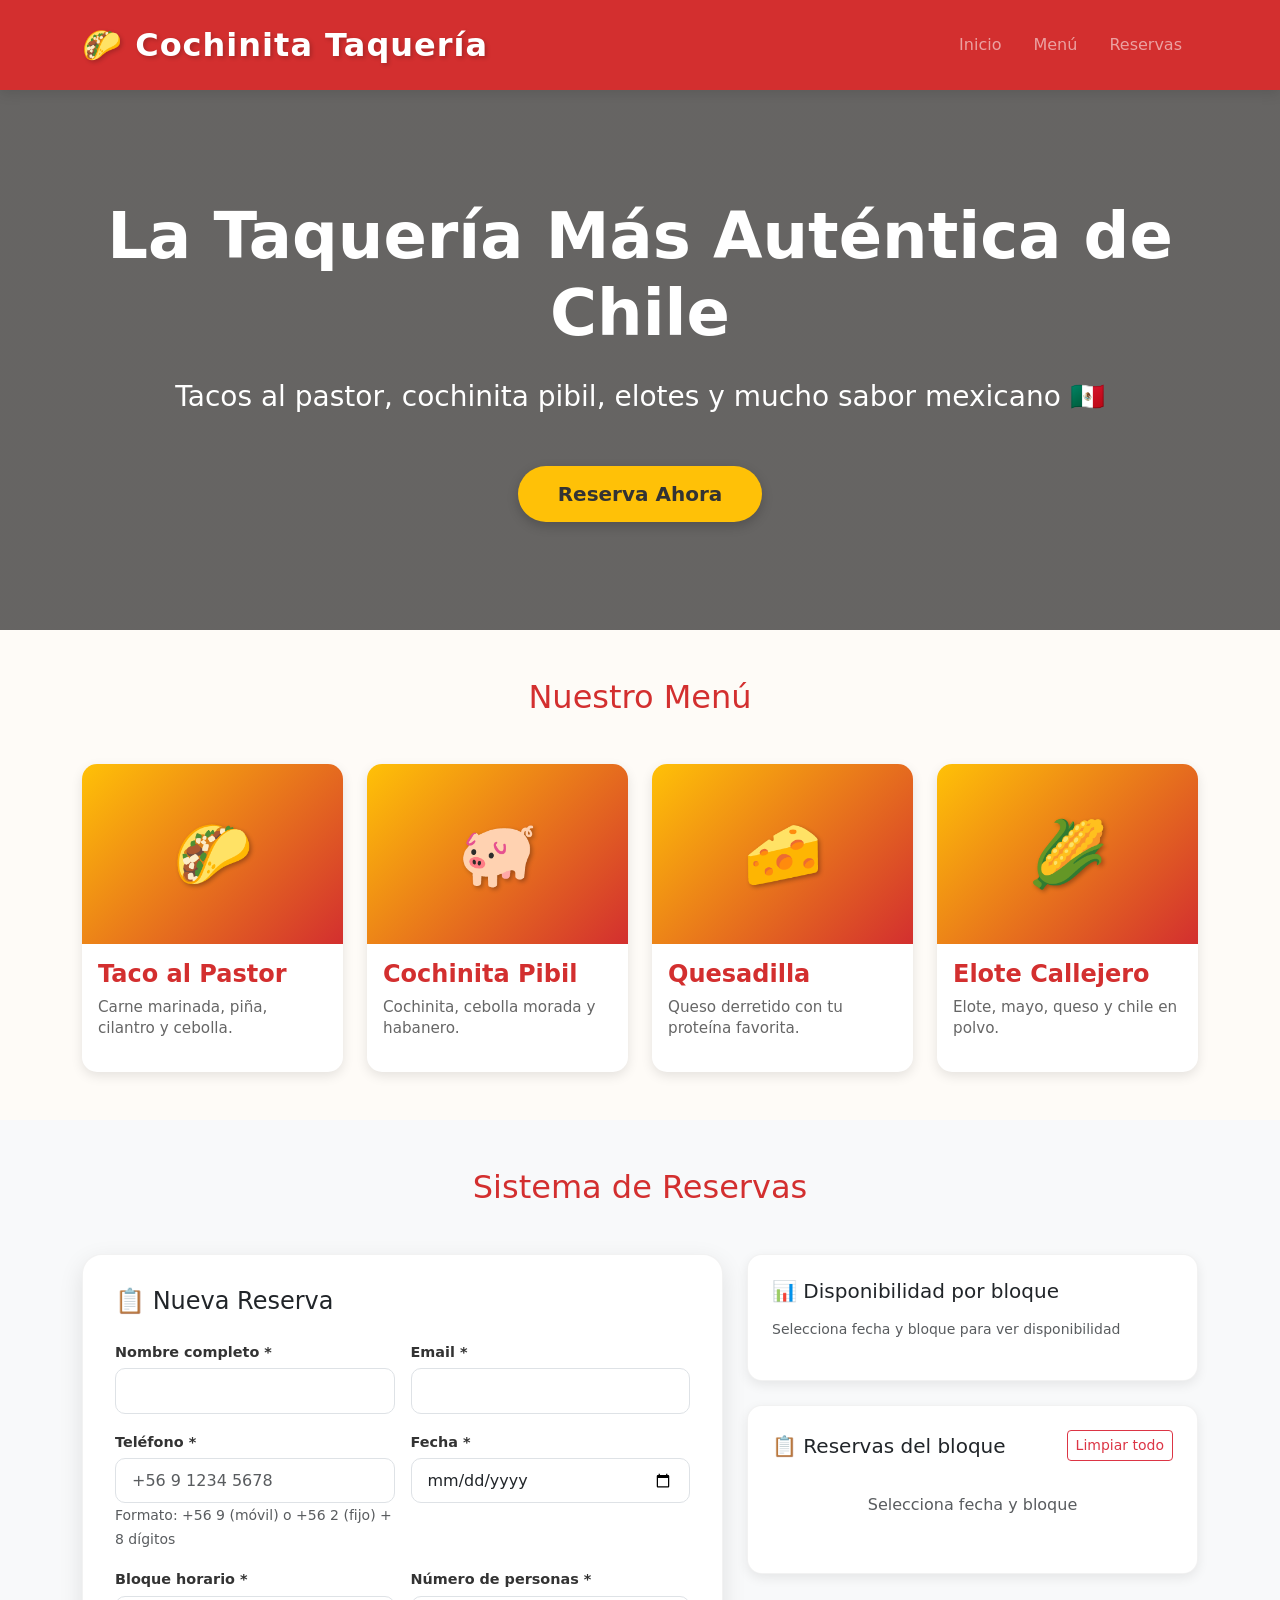
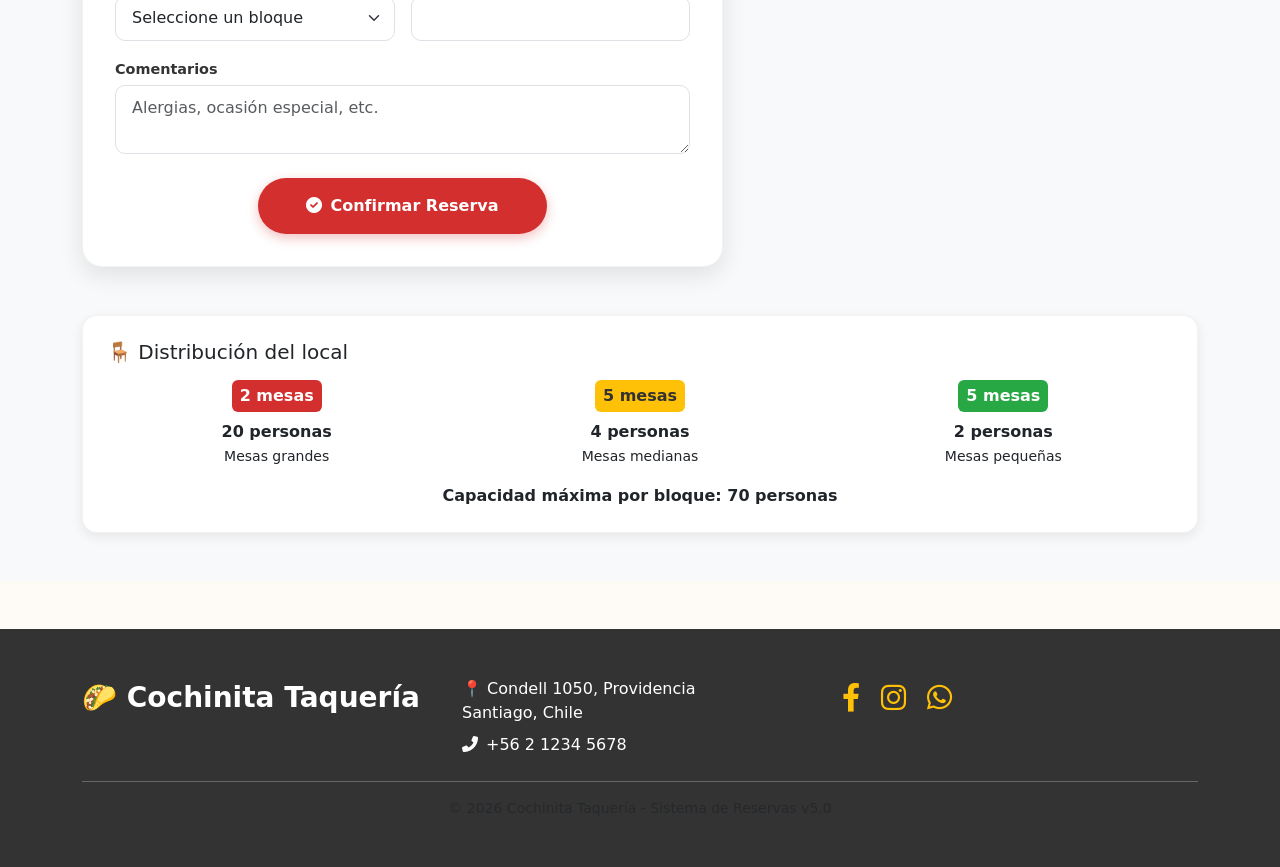
<file: LandingPage/Cochinitav5.0/index.html>
<!DOCTYPE html>
<html lang="es">
<head>
    <meta charset="UTF-8">
    <meta name="viewport" content="width=device-width, initial-scale=1.0">
    <title>Cochinita Taquería | Sistema de Reservas</title>
    
    <!-- Bootstrap 5 CSS -->
    <link href="https://cdn.jsdelivr.net/npm/bootstrap@5.3.2/dist/css/bootstrap.min.css" rel="stylesheet">
    
    <!-- Font Awesome -->
    <link rel="stylesheet" href="https://cdnjs.cloudflare.com/ajax/libs/font-awesome/6.0.0-beta3/css/all.min.css">
    
    <!-- Nuestro CSS personalizado -->
    <link rel="stylesheet" href="css/style.css">
</head>
<body>

    <!-- Header -->
    <nav class="navbar navbar-expand-lg navbar-dark py-3">
        <div class="container">
            <a class="navbar-brand fw-bold fs-2" href="#">🌮 Cochinita Taquería</a>
            <button class="navbar-toggler" type="button" data-bs-toggle="collapse" data-bs-target="#menuNav">
                <span class="navbar-toggler-icon"></span>
            </button>
            <div class="collapse navbar-collapse" id="menuNav">
                <ul class="navbar-nav ms-auto">
                    <li class="nav-item"><a class="nav-link" href="#inicio">Inicio</a></li>
                    <li class="nav-item"><a class="nav-link" href="#menu">Menú</a></li>
                    <li class="nav-item"><a class="nav-link" href="#reservas">Reservas</a></li>
                </ul>
            </div>
        </div>
    </nav>

    <!-- Hero Section -->
    <section id="inicio" class="hero text-white">
        <div class="container text-center">
            <h1 class="display-3 fw-bold mb-4">La Taquería Más Auténtica de Chile</h1>
            <p class="lead fs-3 mb-5">Tacos al pastor, cochinita pibil, elotes y mucho sabor mexicano 🇲🇽</p>
            <a href="#reservas" class="btn btn-custom btn-lg">Reserva Ahora</a>
        </div>
    </section>

    <!-- Menú Section -->
    <section id="menu" class="py-5">
        <div class="container">
            <h2 class="text-center mb-5" style="color: var(--rojo-mexicano);">Nuestro Menú</h2>
            <div class="row g-4">
                <!-- Cards del menú (igual que antes) -->
                <div class="col-sm-6 col-lg-3">
                    <div class="menu-card">
                        <div class="card-image">
                            <div class="image-placeholder">🌮</div>
                        </div>
                        <div class="card-body p-3">
                            <h4>Taco al Pastor</h4>
                            <p>Carne marinada, piña, cilantro y cebolla.</p>
                        </div>
                    </div>
                </div>
                <div class="col-sm-6 col-lg-3">
                    <div class="menu-card">
                        <div class="card-image">
                            <div class="image-placeholder">🐖</div>
                        </div>
                        <div class="card-body p-3">
                            <h4>Cochinita Pibil</h4>
                            <p>Cochinita, cebolla morada y habanero.</p>
                        </div>
                    </div>
                </div>
                <div class="col-sm-6 col-lg-3">
                    <div class="menu-card">
                        <div class="card-image">
                            <div class="image-placeholder">🧀</div>
                        </div>
                        <div class="card-body p-3">
                            <h4>Quesadilla</h4>
                            <p>Queso derretido con tu proteína favorita.</p>
                        </div>
                    </div>
                </div>
                <div class="col-sm-6 col-lg-3">
                    <div class="menu-card">
                        <div class="card-image">
                            <div class="image-placeholder">🌽</div>
                        </div>
                        <div class="card-body p-3">
                            <h4>Elote Callejero</h4>
                            <p>Elote, mayo, queso y chile en polvo.</p>
                        </div>
                    </div>
                </div>
            </div>
        </div>
    </section>

    <!-- Sistema de Reservas -->
    <section id="reservas" class="reservas-section py-5">
        <div class="container">
            <h2 class="text-center mb-5" style="color: var(--rojo-mexicano);">Sistema de Reservas</h2>
            
            <div class="row">
                <!-- Formulario de reserva -->
                <div class="col-lg-7 mb-4">
                    <div class="reservas-form">
                        <h4 class="mb-4">📋 Nueva Reserva</h4>
                        <form id="formReserva">
                            <div class="row g-3">
                                <div class="col-md-6">
                                    <label class="form-label fw-bold">Nombre completo *</label>
                                    <input type="text" class="form-control" id="nombre" required>
                                </div>
                                <div class="col-md-6">
                                    <label class="form-label fw-bold">Email *</label>
                                    <input type="email" class="form-control" id="email" required>
                                </div>
                                <div class="col-md-6">
                                    <label class="form-label fw-bold">Teléfono *</label>
                                    <input type="tel" class="form-control" id="telefono" placeholder="+56 9 1234 5678" required>
                                    <small class="text-muted">Formato: +56 9 (móvil) o +56 2 (fijo) + 8 dígitos</small>
                                </div>
                                <div class="col-md-6">
                                    <label class="form-label fw-bold">Fecha *</label>
                                    <input type="date" class="form-control" id="fecha" required>
                                </div>
                                <div class="col-md-6">
                                    <label class="form-label fw-bold">Bloque horario *</label>
                                    <select class="form-select" id="bloque" required>
                                        <option value="">Seleccione un bloque</option>
                                        <option value="13-15">13:00 - 15:00 (Bloque 1)</option>
                                        <option value="15-17">15:00 - 17:00 (Bloque 2)</option>
                                        <option value="17-19">17:00 - 19:00 (Bloque 3)</option>
                                        <option value="19-21">19:00 - 21:00 (Bloque 4)</option>
                                    </select>
                                </div>
                                <div class="col-md-6">
                                    <label class="form-label fw-bold">Número de personas *</label>
                                    <input type="number" class="form-control" id="personas" min="1" max="20" required>
                                </div>
                                <div class="col-12">
                                    <label class="form-label fw-bold">Comentarios</label>
                                    <textarea class="form-control" id="comentarios" rows="2" placeholder="Alergias, ocasión especial, etc."></textarea>
                                </div>
                                <div class="col-12 text-center mt-4">
                                    <button type="submit" class="btn btn-reservar px-5 py-3">
                                        <i class="fas fa-check-circle me-2"></i>Confirmar Reserva
                                    </button>
                                </div>
                            </div>
                        </form>
                    </div>
                </div>
                
                <!-- Panel de disponibilidad y reservas -->
                <div class="col-lg-5">
                    <!-- Disponibilidad del bloque -->
                    <div class="reservas-panel mb-4">
                        <h5 class="mb-3">📊 Disponibilidad por bloque</h5>
                        <div id="infoDisponibilidad" class="small">
                            <p class="text-muted">Selecciona fecha y bloque para ver disponibilidad</p>
                        </div>
                    </div>
                    
                    <!-- Reservas del bloque seleccionado -->
                    <div class="reservas-panel">
                        <div class="d-flex justify-content-between align-items-center mb-3">
                            <h5 class="mb-0">📋 Reservas del bloque</h5>
                            <button class="btn btn-sm btn-outline-danger" onclick="limpiarReservas()">Limpiar todo</button>
                        </div>
                        <div id="listaReservas" class="reservas-lista" style="max-height: 300px; overflow-y: auto;">
                            <p class="text-muted text-center py-3">No hay reservas en este bloque</p>
                        </div>
                    </div>
                </div>
            </div>
            
            <!-- Leyenda de mesas -->
            <div class="row mt-4">
                <div class="col-12">
                    <div class="reservas-panel">
                        <h5 class="mb-3">🪑 Distribución del local</h5>
                        <div class="row text-center">
                            <div class="col-4">
                                <span class="badge bg-danger p-2">2 mesas</span>
                                <p class="mt-2 mb-0"><strong>20 personas</strong></p>
                                <small>Mesas grandes</small>
                            </div>
                            <div class="col-4">
                                <span class="badge bg-warning p-2">5 mesas</span>
                                <p class="mt-2 mb-0"><strong>4 personas</strong></p>
                                <small>Mesas medianas</small>
                            </div>
                            <div class="col-4">
                                <span class="badge bg-success p-2">5 mesas</span>
                                <p class="mt-2 mb-0"><strong>2 personas</strong></p>
                                <small>Mesas pequeñas</small>
                            </div>
                        </div>
                        <p class="text-center mt-3 mb-0"><strong>Capacidad máxima por bloque: 70 personas</strong></p>
                    </div>
                </div>
            </div>
        </div>
    </section>

    <!-- Footer -->
    <footer class="footer py-5">
        <div class="container">
            <div class="row gy-4 text-center text-md-start">
                <div class="col-md-4">
                    <div class="fw-bold fs-3">🌮 Cochinita Taquería</div>
                </div>
                <div class="col-md-4">
                    <p class="mb-0">📍 Condell 1050, Providencia<br>Santiago, Chile</p>
                    <p class="mb-0 mt-2"><i class="fas fa-phone-alt me-2"></i>+56 2 1234 5678</p>
                </div>
                <div class="col-md-4">
                    <div class="social-icons">
                        <a href="#" class="me-3"><i class="fab fa-facebook-f"></i></a>
                        <a href="#" class="me-3"><i class="fab fa-instagram"></i></a>
                        <a href="#"><i class="fab fa-whatsapp"></i></a>
                    </div>
                </div>
            </div>
            <hr class="mt-4 bg-secondary">
            <p class="text-center text-muted small mb-0">© 2026 Cochinita Taquería - Sistema de Reservas v5.0</p>
        </div>
    </footer>

    <!-- Bootstrap JS -->
    <script src="https://cdn.jsdelivr.net/npm/bootstrap@5.3.2/dist/js/bootstrap.bundle.min.js"></script>
    
    <!-- Nuestro JavaScript -->
    <script src="js/script.js"></script>
</body>
</html>
</file>
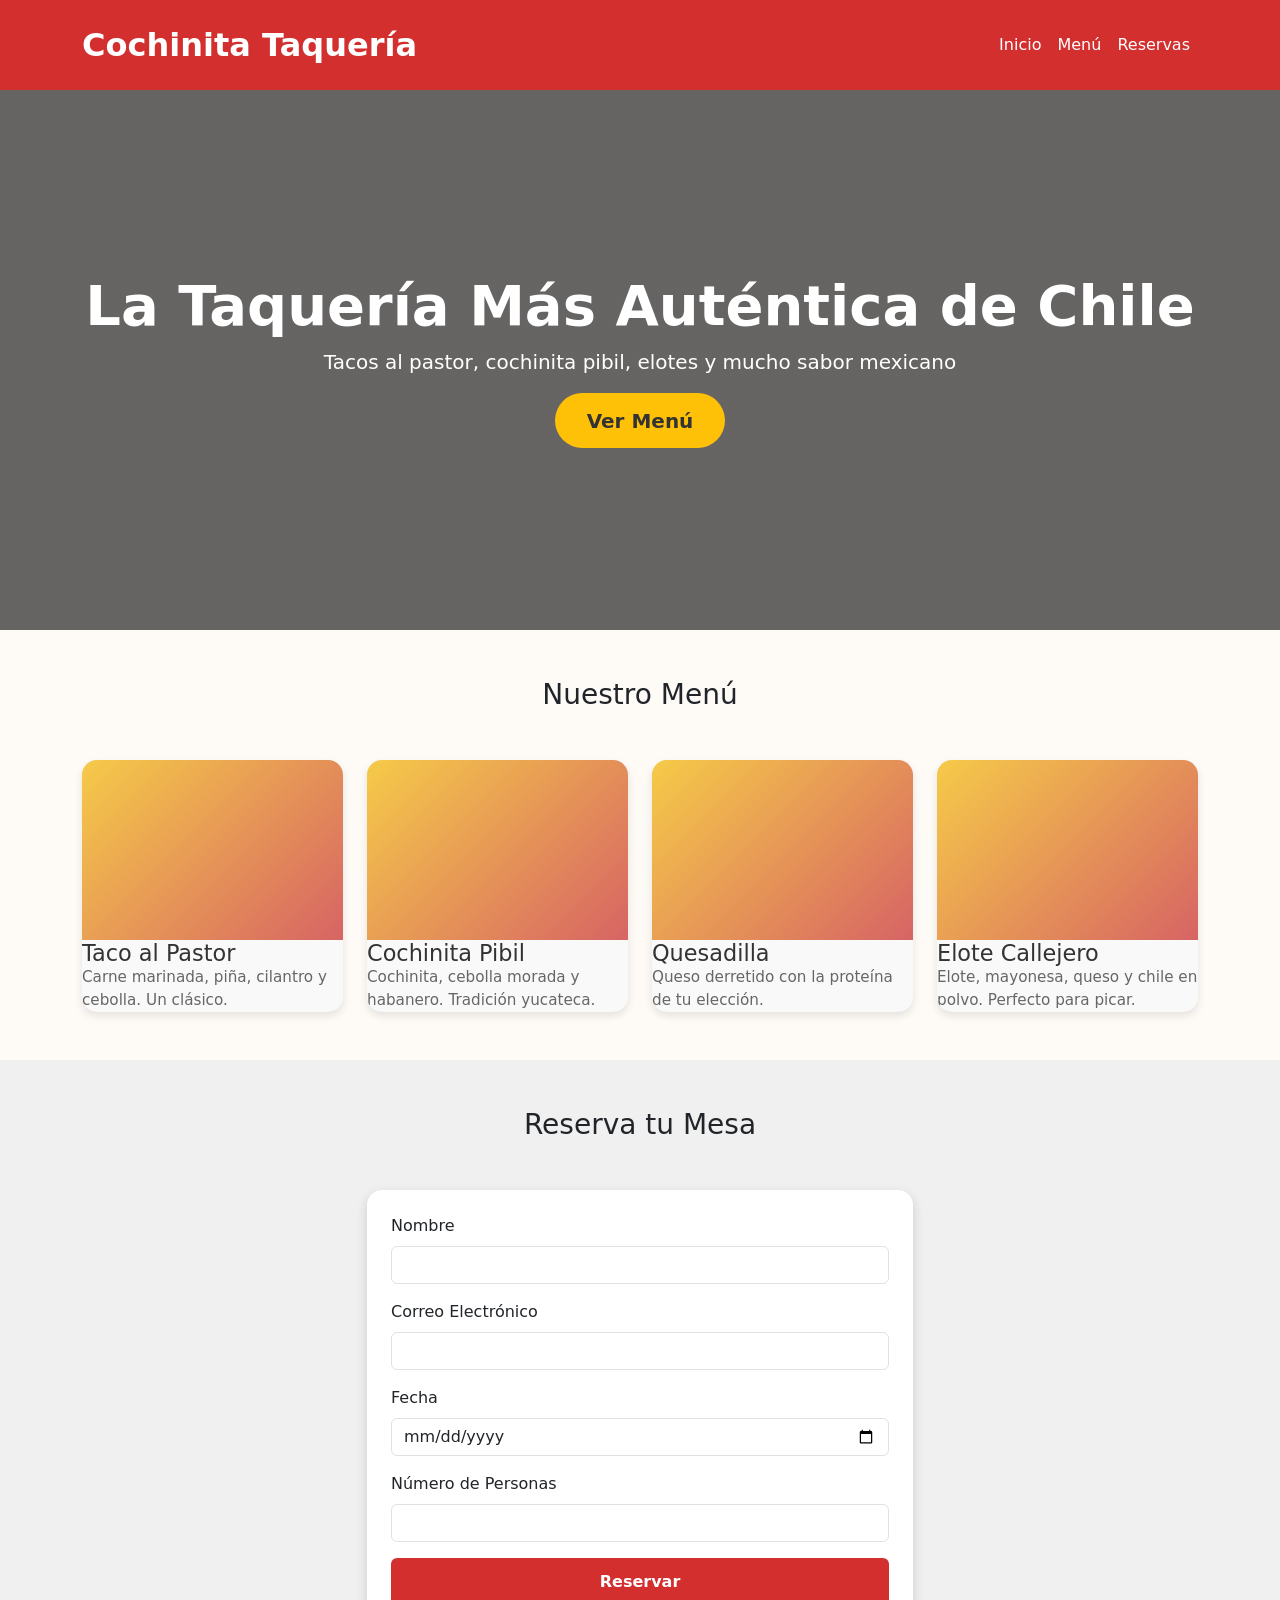
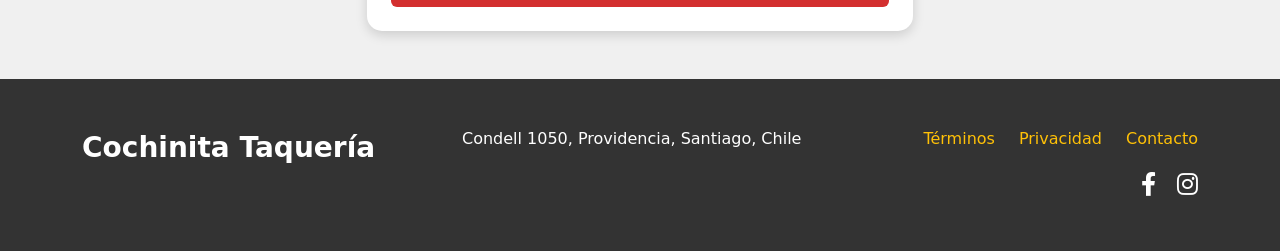
<file: LandingPage/CSS_BOOSTRAPv3/CSS_BOOSTRAPv3.1.html>
<!DOCTYPE html>
<html lang="es">
<head>
    <meta charset="UTF-8">
    <meta name="viewport" content="width=device-width, initial-scale=1.0">
    <title>Cochinita Taquería | v3.3 con Bootstrap</title>
    
    <!-- Bootstrap 5 CSS (CDN) -->
    <link href="https://cdn.jsdelivr.net/npm/bootstrap@5.3.2/dist/css/bootstrap.min.css" rel="stylesheet">
    
    <!-- Font Awesome para iconos (opcional) -->
    <link rel="stylesheet" href="https://cdnjs.cloudflare.com/ajax/libs/font-awesome/6.0.0-beta3/css/all.min.css">
    
    <!-- Nuestro CSS personalizado (va DESPUÉS de Bootstrap para poder sobrescribir) -->
    <link rel="stylesheet" href="styles.css">
</head>
<body>

    <!-- 
        ============================================
        HEADER con Bootstrap Navbar
        ============================================
    -->
    <nav class="navbar navbar-expand-lg header py-3">
        <div class="container">
            <a class="navbar-brand logo text-white fw-bold fs-2" href="#">Cochinita Taquería</a>
            <button class="navbar-toggler" type="button" data-bs-toggle="collapse" data-bs-target="#menuNav">
                <span class="navbar-toggler-icon"></span>
            </button>
            <div class="collapse navbar-collapse" id="menuNav">
                <ul class="navbar-nav ms-auto nav-menu">
                    <li class="nav-item"><a class="nav-link text-white" href="#inicio">Inicio</a></li>
                    <li class="nav-item"><a class="nav-link text-white" href="#menu">Menú</a></li>
                    <li class="nav-item"><a class="nav-link text-white" href="#reservas">Reservas</a></li>
                </ul>
            </div>
        </div>
    </nav>

    <!-- 
        ============================================
        HERO SECTION (sin cambios, solo estructura)
        ============================================
    -->
    <section id="inicio" class="hero text-center text-white d-flex align-items-center">
        <div class="container">
            <h2 class="display-4 fw-bold">La Taquería Más Auténtica de Chile</h2>
            <p class="lead">Tacos al pastor, cochinita pibil, elotes y mucho sabor mexicano</p>
            <a href="#menu" class="btn btn-custom btn-lg">Ver Menú</a>
        </div>
    </section>

    <!-- 
        ============================================
        SECCIÓN MENÚ (ahora con GRID de Bootstrap)
        ============================================
    -->
    <section id="menu" class="menu-section py-5">
        <div class="container">
            <h3 class="text-center mb-5">Nuestro Menú</h3>
            <div class="row g-4">
                <!-- Card 1 -->
                <div class="col-sm-6 col-lg-3">
                    <div class="menu-card h-100">
                        <div class="card-image">
                            <div class="image-placeholder"></div>
                        </div>
                        <div class="card-body">
                            <h4 class="card-title">Taco al Pastor</h4>
                            <p class="card-text">Carne marinada, piña, cilantro y cebolla. Un clásico.</p>
                        </div>
                    </div>
                </div>
                <!-- Card 2 -->
                <div class="col-sm-6 col-lg-3">
                    <div class="menu-card h-100">
                        <div class="card-image">
                            <div class="image-placeholder"></div>
                        </div>
                        <div class="card-body">
                            <h4 class="card-title">Cochinita Pibil</h4>
                            <p class="card-text">Cochinita, cebolla morada y habanero. Tradición yucateca.</p>
                        </div>
                    </div>
                </div>
                <!-- Card 3 -->
                <div class="col-sm-6 col-lg-3">
                    <div class="menu-card h-100">
                        <div class="card-image">
                            <div class="image-placeholder"></div>
                        </div>
                        <div class="card-body">
                            <h4 class="card-title">Quesadilla</h4>
                            <p class="card-text">Queso derretido con la proteína de tu elección.</p>
                        </div>
                    </div>
                </div>
                <!-- Card 4 -->
                <div class="col-sm-6 col-lg-3">
                    <div class="menu-card h-100">
                        <div class="card-image">
                            <div class="image-placeholder"></div>
                        </div>
                        <div class="card-body">
                            <h4 class="card-title">Elote Callejero</h4>
                            <p class="card-text">Elote, mayonesa, queso y chile en polvo. Perfecto para picar.</p>
                        </div>
                    </div>
                </div>
            </div>
        </div>
    </section>

    <!-- 
        ============================================
        SECCIÓN RESERVAS (formulario con clases Bootstrap)
        ============================================
    -->
    <section id="reservas" class="reservas-section py-5">
        <div class="container">
            <h3 class="text-center mb-5">Reserva tu Mesa</h3>
            <div class="row justify-content-center">
                <div class="col-md-8 col-lg-6">
                    <form action="#" method="post" class="reservas-form p-4">
                        <div class="mb-3">
                            <label for="nombre" class="form-label">Nombre</label>
                            <input type="text" class="form-control" id="nombre" required>
                        </div>
                        <div class="mb-3">
                            <label for="email" class="form-label">Correo Electrónico</label>
                            <input type="email" class="form-control" id="email" required>
                        </div>
                        <div class="mb-3">
                            <label for="fecha" class="form-label">Fecha</label>
                            <input type="date" class="form-control" id="fecha" required>
                        </div>
                        <div class="mb-3">
                            <label for="personas" class="form-label">Número de Personas</label>
                            <input type="number" class="form-control" id="personas" min="1" max="10" required>
                        </div>
                        <button type="submit" class="btn btn-reservar w-100">Reservar</button>
                    </form>
                </div>
            </div>
        </div>
    </section>

    <!-- 
        ============================================
        FOOTER (con columnas responsivas)
        ============================================
    -->
    <footer class="footer py-5">
        <div class="container">
            <div class="row gy-4 text-center text-md-start">
                <div class="col-md-4">
                    <div class="footer-logo fs-3 fw-bold">Cochinita Taquería</div>
                </div>
                <div class="col-md-4">
                    <p class="footer-direccion">Condell 1050, Providencia, Santiago, Chile</p>
                </div>
                <div class="col-md-4">
                    <nav class="footer-nav">
                        <ul class="list-unstyled d-flex justify-content-center justify-content-md-end gap-4">
                            <li><a href="#" class="text-warning">Términos</a></li>
                            <li><a href="#" class="text-warning">Privacidad</a></li>
                            <li><a href="#" class="text-warning">Contacto</a></li>
                        </ul>
                    </nav>
                    <div class="social-icons mt-3 text-center text-md-end">
                        <a href="#" class="text-white me-3"><i class="fab fa-facebook-f"></i></a>
                        <a href="#" class="text-white"><i class="fab fa-instagram"></i></a>
                    </div>
                </div>
            </div>
        </div>
    </footer>

    <!-- Bootstrap JS (para menú hamburguesa en móvil) -->
    <script src="https://cdn.jsdelivr.net/npm/bootstrap@5.3.2/dist/js/bootstrap.bundle.min.js"></script>
</body>
</html>
</file>
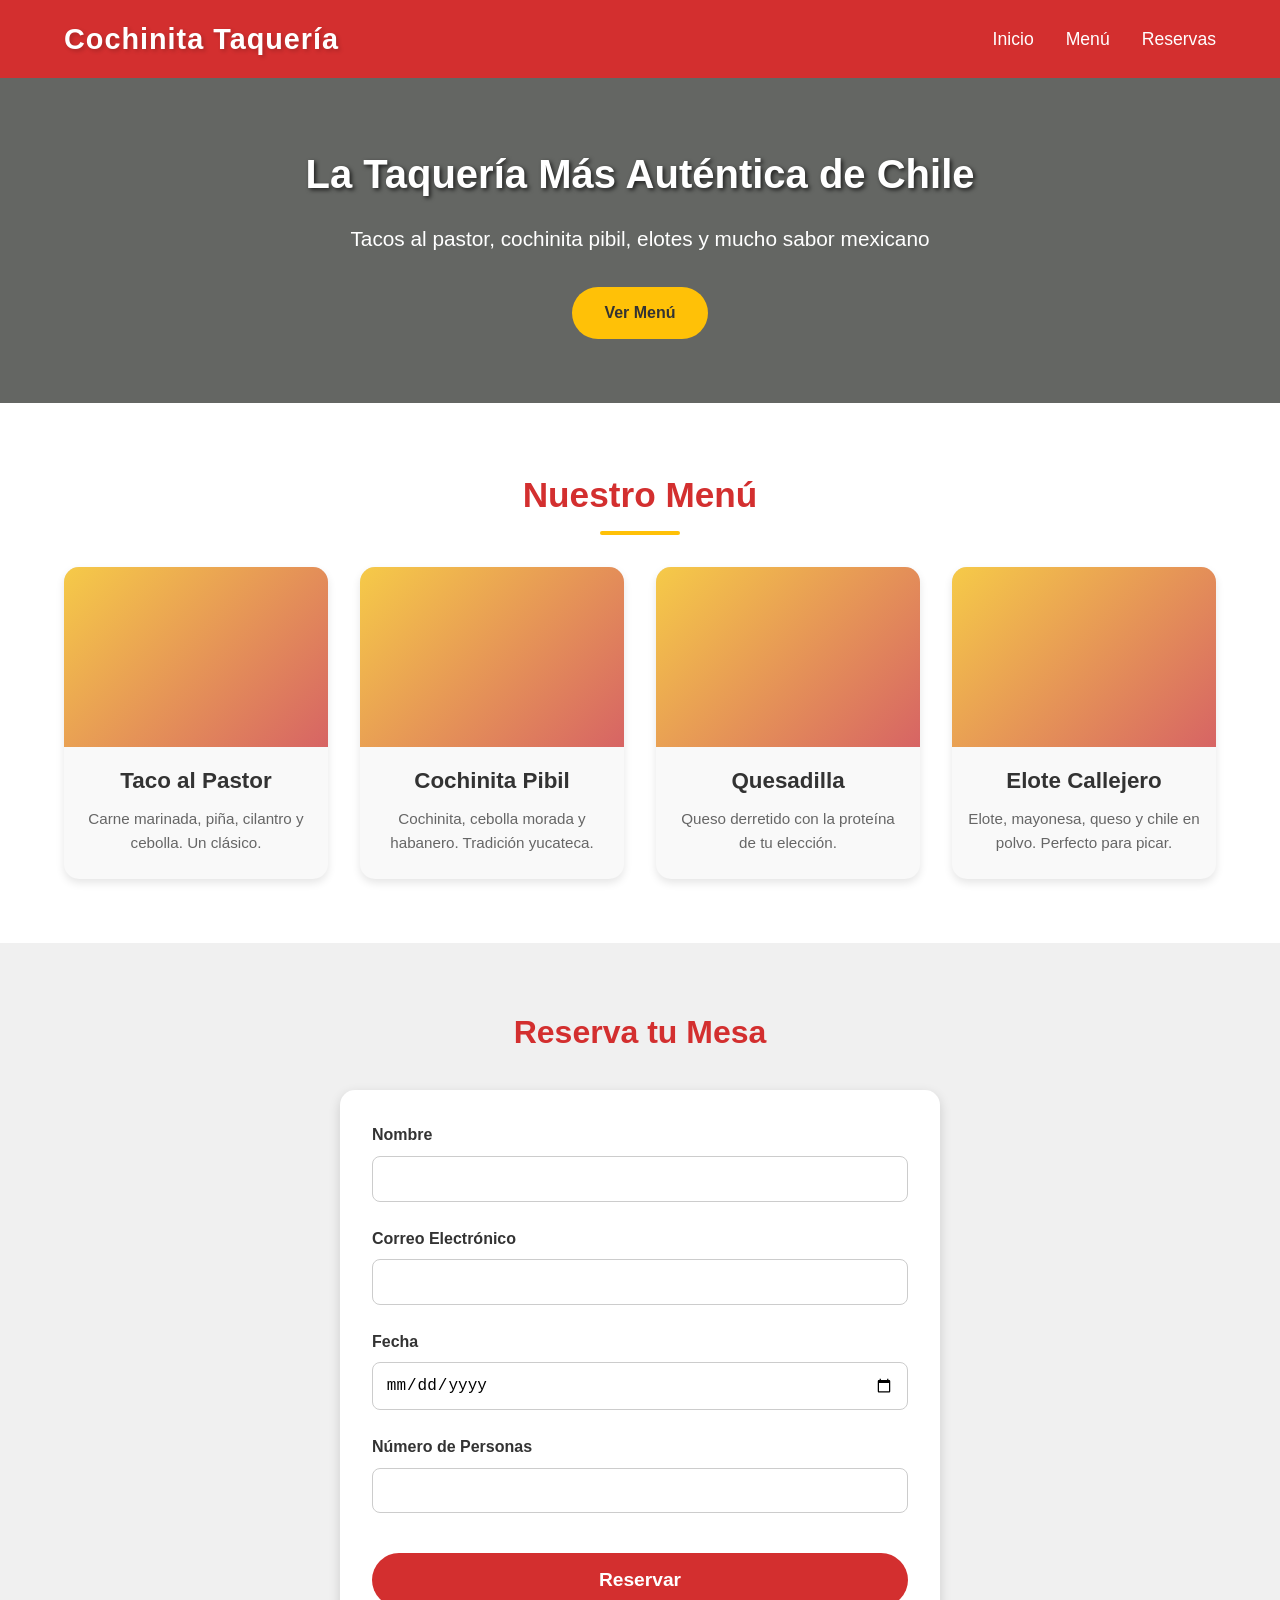
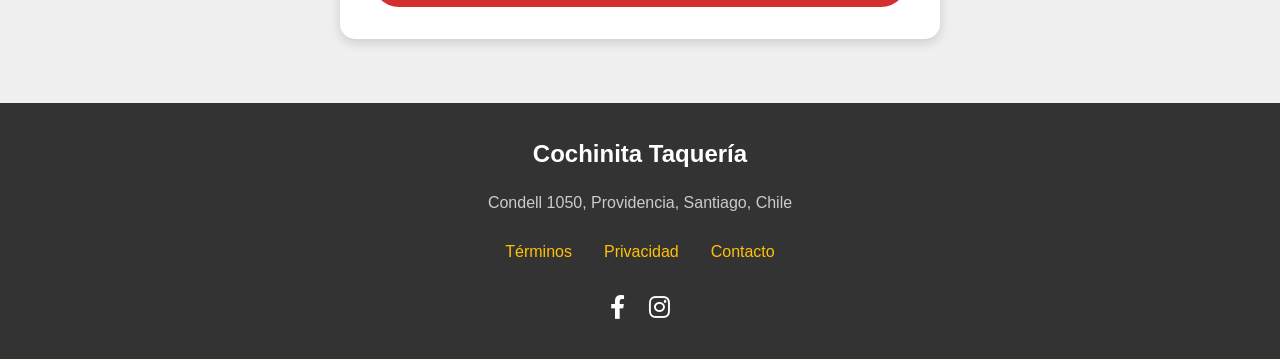
<file: LandingPage/HTML_CSSv2/HTML_CSS_ALLv2.2 copy.html>
<!DOCTYPE html>
<html lang="es">
<head>
    <meta charset="UTF-8">
    <meta name="viewport" content="width=device-width, initial-scale=1.0">
    <title>Cochinita Taquería | Versión todo en uno (HTML+CSS)</title>
    <!-- Enlace a Font Awesome para iconos sociales -->
    <link rel="stylesheet" href="https://cdnjs.cloudflare.com/ajax/libs/font-awesome/6.0.0-beta3/css/all.min.css">
    
    <!-- 
        ============================================
        ESTILOS CSS INTEGRADOS (dentro de <style>)
        ============================================
        Esto es exactamente el mismo CSS de la versión 2.2,
        pero pegado aquí para que todo esté en un solo archivo.
    -->
    <style>
        /* ---- Reset básico y estilos globales ---- */
        * {
            margin: 0;
            padding: 0;
            box-sizing: border-box;
        }

        body {
            font-family: 'Segoe UI', Tahoma, Geneva, Verdana, sans-serif;
            line-height: 1.6;
            color: #333;
            background-color: #fafef7;
        }

        /* ---- Header (Cabecera) ---- */
        .header {
            display: flex;
            justify-content: space-between;
            align-items: center;
            padding: 1rem 5%;
            background-color: #d32f2f;
            color: white;
            flex-wrap: wrap;
        }

        .logo h1 {
            font-size: 1.8rem;
            font-weight: 700;
            letter-spacing: 1px;
            text-shadow: 2px 2px 4px rgba(0,0,0,0.2);
        }

        .nav-menu ul {
            list-style: none;
            display: flex;
            gap: 2rem;
        }

        .nav-menu a {
            color: white;
            text-decoration: none;
            font-weight: 500;
            font-size: 1.1rem;
            transition: border-bottom 0.3s;
            padding-bottom: 5px;
        }

        .nav-menu a:hover {
            border-bottom: 3px solid #ffc107;
        }

        /* ---- Hero Section ---- */
        .hero {
            text-align: center;
            padding: 4rem 1rem;
            background: linear-gradient(rgba(0,0,0,0.6), rgba(0,0,0,0.6)), 
                        url('https://placehold.co/1920x600') center/cover;
            color: white;
        }

        .hero h2 {
            font-size: 2.5rem;
            margin-bottom: 1rem;
            text-shadow: 2px 2px 4px rgba(0,0,0,0.7);
        }

        .hero p {
            font-size: 1.3rem;
            margin-bottom: 2rem;
        }

        /* ---- Botones (estilo base) ---- */
        .btn {
            display: inline-block;
            background-color: #ffc107;
            color: #333;
            padding: 0.8rem 2rem;
            text-decoration: none;
            font-weight: 600;
            border-radius: 50px;
            transition: background-color 0.3s, transform 0.2s;
            border: none;
            cursor: pointer;
            font-size: 1rem;
        }

        .btn:hover {
            background-color: #ffb300;
            transform: scale(1.05);
        }

        /* ---- Sección Menú ---- */
        .menu-section {
            padding: 4rem 5%;
            text-align: center;
            background-color: white;
        }

        .menu-section h3 {
            font-size: 2.2rem;
            margin-bottom: 2rem;
            color: #d32f2f;
            position: relative;
            display: inline-block;
        }

        .menu-section h3::after {
            content: '';
            display: block;
            width: 80px;
            height: 4px;
            background-color: #ffc107;
            margin: 0.5rem auto 0;
            border-radius: 2px;
        }

        .menu-grid {
            display: grid;
            grid-template-columns: repeat(auto-fit, minmax(250px, 1fr));
            gap: 2rem;
            max-width: 1200px;
            margin: 0 auto;
        }

        .menu-card {
            background-color: #f9f9f9;
            border-radius: 15px;
            overflow: hidden;
            box-shadow: 0 4px 8px rgba(0,0,0,0.1);
            transition: transform 0.3s, box-shadow 0.3s;
        }

        .menu-card:hover {
            transform: translateY(-5px);
            box-shadow: 0 8px 16px rgba(0,0,0,0.2);
        }

        .card-image {
            height: 180px;
            background-color: #e0e0e0;
            display: flex;
            align-items: center;
            justify-content: center;
        }

        .image-placeholder {
            width: 100%;
            height: 100%;
            background: linear-gradient(135deg, #ffc107, #d32f2f);
            opacity: 0.7;
        }

        .menu-card h4 {
            font-size: 1.4rem;
            margin: 1rem 0 0.5rem;
            color: #333;
        }

        .menu-card p {
            padding: 0 1rem 1.5rem;
            color: #666;
            font-size: 0.95rem;
        }

        /* ---- Sección Reservas ---- */
        .reservas-section {
            background-color: #f0f0f0;
            padding: 4rem 5%;
            text-align: center;
        }

        .reservas-section h3 {
            font-size: 2rem;
            margin-bottom: 2rem;
            color: #d32f2f;
        }

        .reservas-form {
            max-width: 600px;
            margin: 0 auto;
            background-color: white;
            padding: 2rem;
            border-radius: 15px;
            box-shadow: 0 4px 12px rgba(0,0,0,0.15);
            text-align: left;
        }

        .form-group {
            margin-bottom: 1.5rem;
        }

        .form-group label {
            display: block;
            margin-bottom: 0.5rem;
            font-weight: 600;
            color: #333;
        }

        .form-group input {
            width: 100%;
            padding: 0.8rem;
            border: 1px solid #ccc;
            border-radius: 8px;
            font-size: 1rem;
            transition: border-color 0.3s;
        }

        .form-group input:focus {
            outline: none;
            border-color: #ffc107;
            box-shadow: 0 0 0 3px rgba(255,193,7,0.2);
        }

        .btn-reservar {
            width: 100%;
            padding: 1rem;
            font-size: 1.2rem;
            margin-top: 1rem;
            background-color: #d32f2f;
            color: white;
        }
        .btn-reservar:hover {
            background-color: #b71c1c;
            transform: none;
        }

        /* ---- Footer ---- */
        .footer {
            background-color: #333;
            color: white;
            padding: 2rem 5%;
            text-align: center;
        }

        .footer-logo {
            font-size: 1.5rem;
            font-weight: bold;
            margin-bottom: 1rem;
        }

        .footer-direccion {
            margin-bottom: 1.5rem;
            color: #ccc;
        }

        .footer-nav ul {
            list-style: none;
            display: flex;
            justify-content: center;
            gap: 2rem;
            margin-bottom: 1.5rem;
            flex-wrap: wrap;
        }

        .footer-nav a {
            color: #ffc107;
            text-decoration: none;
            transition: color 0.3s;
        }

        .footer-nav a:hover {
            color: white;
            text-decoration: underline;
        }

        .social-icons {
            display: flex;
            justify-content: center;
            gap: 1.5rem;
        }

        .social-icons a {
            color: white;
            font-size: 1.5rem;
            transition: color 0.3s, transform 0.3s;
        }

        .social-icons a:hover {
            color: #ffc107;
            transform: translateY(-3px);
        }

        /* ---- Responsividad básica ---- */
        @media (max-width: 768px) {
            .header {
                flex-direction: column;
                text-align: center;
            }
            
            .nav-menu ul {
                margin-top: 1rem;
                gap: 1rem;
                flex-wrap: wrap;
                justify-content: center;
            }
            
            .hero h2 {
                font-size: 2rem;
            }
            
            .hero p {
                font-size: 1.1rem;
            }
        }
    </style>
    <!-- FIN DE LOS ESTILOS CSS INTEGRADOS -->
</head>
<body>

    <!-- 
        ==================================================
        CABECERA (Header)
        ==================================================
    -->
    <header class="header">
        <div class="logo">
            <h1>Cochinita Taquería</h1>
        </div>
        <nav class="nav-menu">
            <ul>
                <li><a href="#inicio">Inicio</a></li>
                <li><a href="#menu">Menú</a></li>
                <li><a href="#reservas">Reservas</a></li>
            </ul>
        </nav>
    </header>

    <!-- 
        ==================================================
        CONTENIDO PRINCIPAL (Main)
        ==================================================
    -->
    <main>

        <!-- 
            SECCIÓN HERO 
        -->
        <section id="inicio" class="hero">
            <h2>La Taquería Más Auténtica de Chile</h2>
            <p>Tacos al pastor, cochinita pibil, elotes y mucho sabor mexicano</p>
            <a href="#menu" class="btn">Ver Menú</a>
        </section>

        <!-- 
            SECCIÓN MENÚ DESTACADO 
        -->
        <section id="menu" class="menu-section">
            <h3>Nuestro Menú</h3>
            <div class="menu-grid">
                <!-- Card 1 -->
                <article class="menu-card">
                    <div class="card-image">
                        <div class="image-placeholder"></div>
                    </div>
                    <h4>Taco al Pastor</h4>
                    <p>Carne marinada, piña, cilantro y cebolla. Un clásico.</p>
                </article>
                <!-- Card 2 -->
                <article class="menu-card">
                    <div class="card-image">
                        <div class="image-placeholder"></div>
                    </div>
                    <h4>Cochinita Pibil</h4>
                    <p>Cochinita, cebolla morada y habanero. Tradición yucateca.</p>
                </article>
                <!-- Card 3 -->
                <article class="menu-card">
                    <div class="card-image">
                        <div class="image-placeholder"></div>
                    </div>
                    <h4>Quesadilla</h4>
                    <p>Queso derretido con la proteína de tu elección.</p>
                </article>
                <!-- Card 4 -->
                <article class="menu-card">
                    <div class="card-image">
                        <div class="image-placeholder"></div>
                    </div>
                    <h4>Elote Callejero</h4>
                    <p>Elote, mayonesa, queso y chile en polvo. Perfecto para picar.</p>
                </article>
            </div>
        </section>

        <!-- 
            SECCIÓN FORMULARIO DE RESERVAS
        -->
        <section id="reservas" class="reservas-section">
            <h3>Reserva tu Mesa</h3>
            <form action="#" method="post" class="reservas-form">
                <div class="form-group">
                    <label for="nombre">Nombre</label>
                    <input type="text" id="nombre" name="nombre" required>
                </div>
                <div class="form-group">
                    <label for="email">Correo Electrónico</label>
                    <input type="email" id="email" name="email" required>
                </div>
                <div class="form-group">
                    <label for="fecha">Fecha</label>
                    <input type="date" id="fecha" name="fecha" required>
                </div>
                <div class="form-group">
                    <label for="personas">Número de Personas</label>
                    <input type="number" id="personas" name="personas" min="1" max="10" required>
                </div>
                <button type="submit" class="btn btn-reservar">Reservar</button>
            </form>
        </section>

    </main>

    <!-- 
        ==================================================
        PIE DE PÁGINA (Footer)
        ==================================================
    -->
    <footer class="footer">
        <div class="footer-logo">Cochinita Taquería</div>
        <p class="footer-direccion">Condell 1050, Providencia, Santiago, Chile</p>
        <nav class="footer-nav">
            <ul>
                <li><a href="#">Términos</a></li>
                <li><a href="#">Privacidad</a></li>
                <li><a href="#">Contacto</a></li>
            </ul>
        </nav>
        <div class="social-icons">
            <a href="#" aria-label="Facebook"><i class="fab fa-facebook-f"></i></a>
            <a href="#" aria-label="Instagram"><i class="fab fa-instagram"></i></a>
        </div>
    </footer>

</body>
</html>
</file>
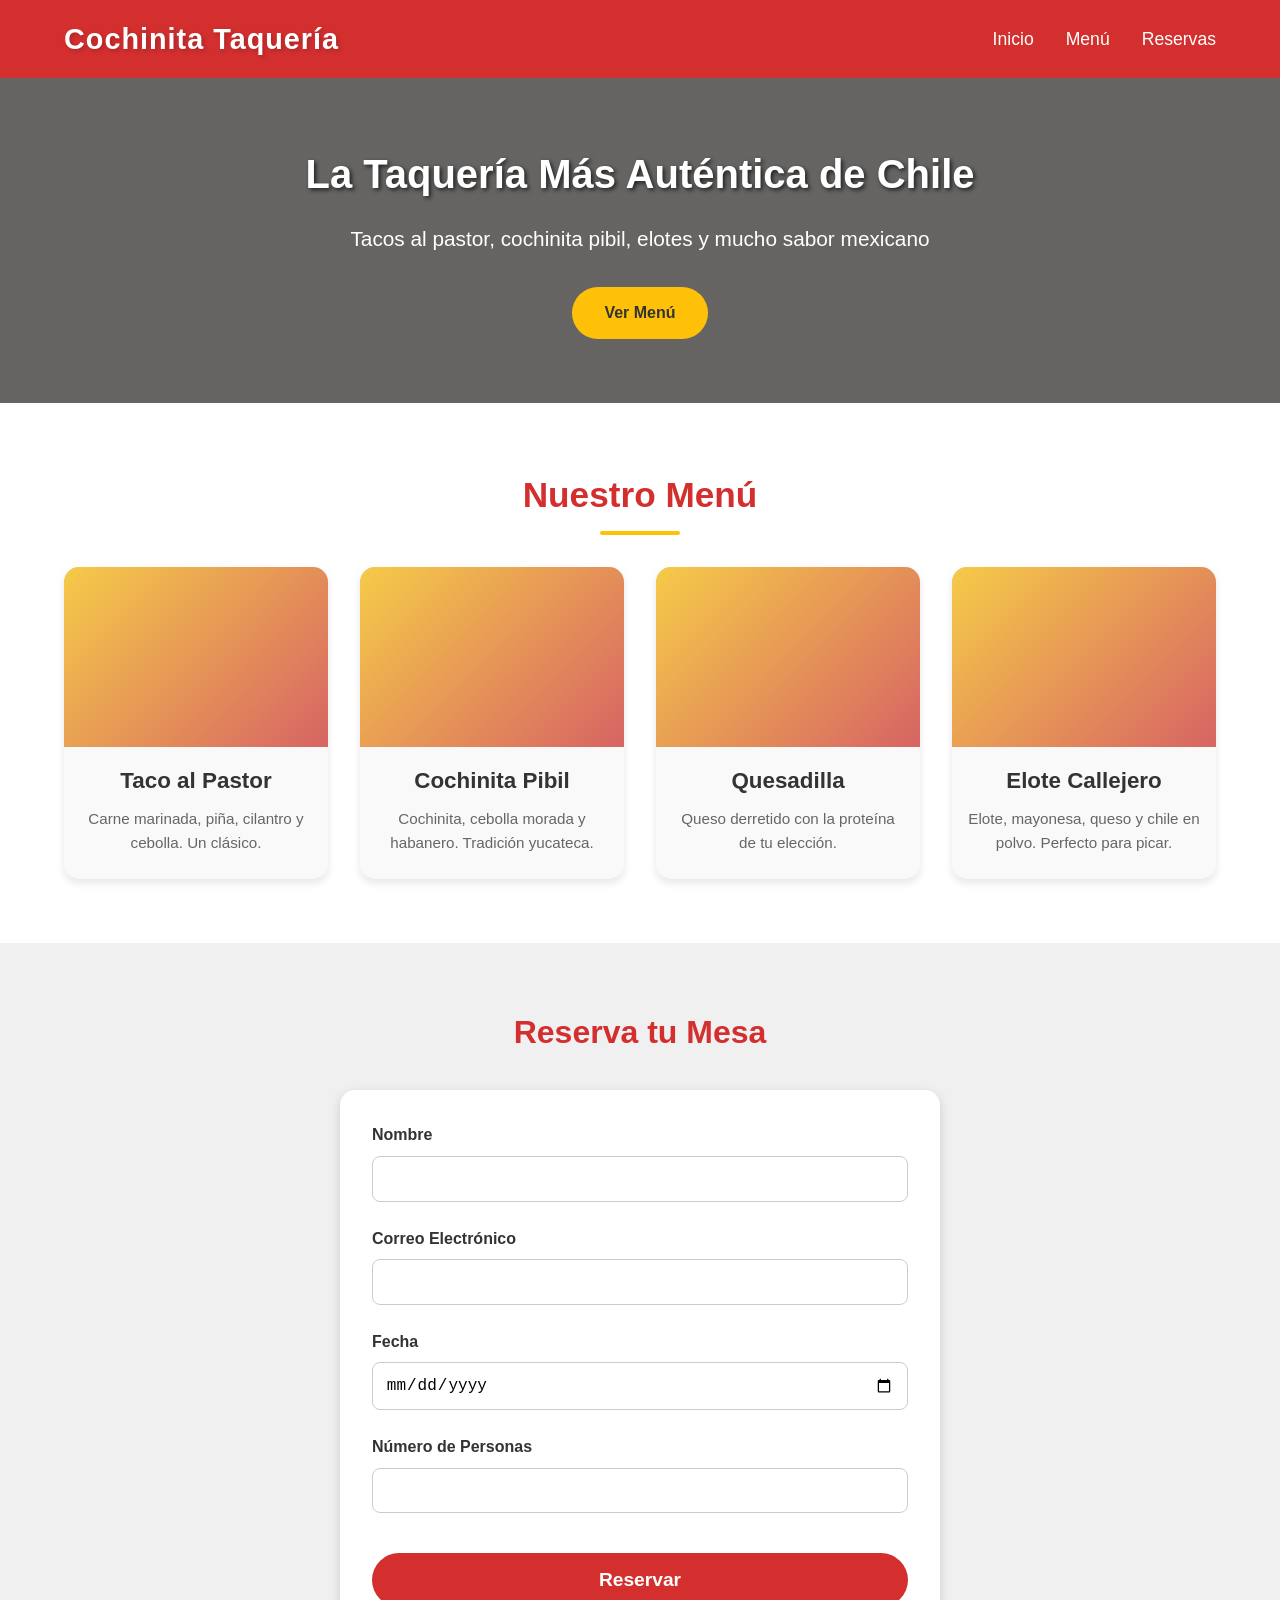
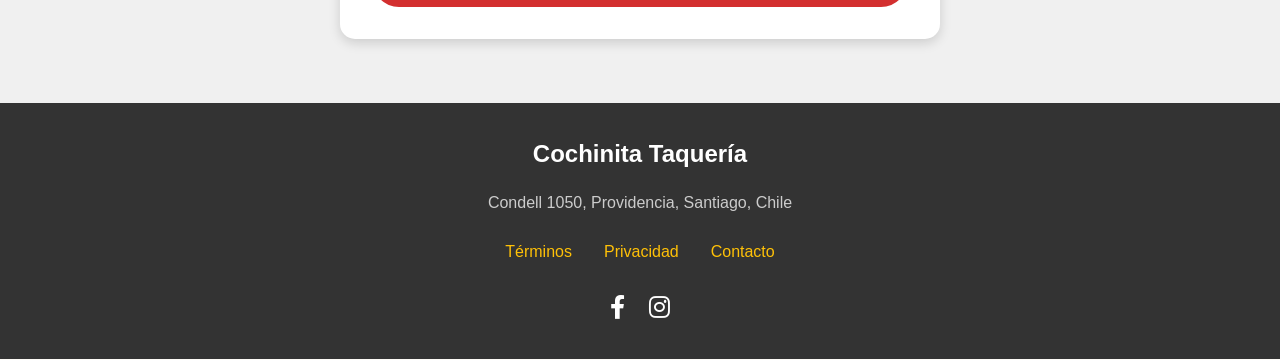
<file: LandingPage/HTML_CSSv2/HTML_CSS_ALLv2.2.html>
<!DOCTYPE html>
<html lang="es">
<head>
    <meta charset="UTF-8">
    <meta name="viewport" content="width=device-width, initial-scale=1.0">
    <title>Cochinita Taquería | Versión todo en uno (HTML+CSS)</title>
    <!-- Enlace a Font Awesome para iconos sociales -->
    <link rel="stylesheet" href="https://cdnjs.cloudflare.com/ajax/libs/font-awesome/6.0.0-beta3/css/all.min.css">
    
    <!-- 
        ============================================
        ESTILOS CSS INTEGRADOS (dentro de <style>)
        ============================================
        Esto es exactamente el mismo CSS de la versión 2.2,
        pero pegado aquí para que todo esté en un solo archivo.
    -->
    <style>
        /* ---- Reset básico y estilos globales ---- */
        * {
            margin: 0;
            padding: 0;
            box-sizing: border-box;
        }

        body {
            font-family: 'Segoe UI', Tahoma, Geneva, Verdana, sans-serif;
            line-height: 1.6;
            color: #333;
            background-color: #fefbf7;
        }

        /* ---- Header (Cabecera) ---- */
        .header {
            display: flex;
            justify-content: space-between;
            align-items: center;
            padding: 1rem 5%;
            background-color: #d32f2f;
            color: white;
            flex-wrap: wrap;
        }

        .logo h1 {
            font-size: 1.8rem;
            font-weight: 700;
            letter-spacing: 1px;
            text-shadow: 2px 2px 4px rgba(0,0,0,0.2);
        }

        .nav-menu ul {
            list-style: none;
            display: flex;
            gap: 2rem;
        }

        .nav-menu a {
            color: white;
            text-decoration: none;
            font-weight: 500;
            font-size: 1.1rem;
            transition: border-bottom 0.3s;
            padding-bottom: 5px;
        }

        .nav-menu a:hover {
            border-bottom: 3px solid #ffc107;
        }

        /* ---- Hero Section ---- */
        .hero {
            text-align: center;
            padding: 4rem 1rem;
            background: linear-gradient(rgba(0,0,0,0.6), rgba(0,0,0,0.6)), 
                        url('https://placehold.co/1920x600') center/cover;
            color: white;
        }

        .hero h2 {
            font-size: 2.5rem;
            margin-bottom: 1rem;
            text-shadow: 2px 2px 4px rgba(0,0,0,0.7);
        }

        .hero p {
            font-size: 1.3rem;
            margin-bottom: 2rem;
        }

        /* ---- Botones (estilo base) ---- */
        .btn {
            display: inline-block;
            background-color: #ffc107;
            color: #333;
            padding: 0.8rem 2rem;
            text-decoration: none;
            font-weight: 600;
            border-radius: 50px;
            transition: background-color 0.3s, transform 0.2s;
            border: none;
            cursor: pointer;
            font-size: 1rem;
        }

        .btn:hover {
            background-color: #ffb300;
            transform: scale(1.05);
        }

        /* ---- Sección Menú ---- */
        .menu-section {
            padding: 4rem 5%;
            text-align: center;
            background-color: white;
        }

        .menu-section h3 {
            font-size: 2.2rem;
            margin-bottom: 2rem;
            color: #d32f2f;
            position: relative;
            display: inline-block;
        }

        .menu-section h3::after {
            content: '';
            display: block;
            width: 80px;
            height: 4px;
            background-color: #ffc107;
            margin: 0.5rem auto 0;
            border-radius: 2px;
        }

        .menu-grid {
            display: grid;
            grid-template-columns: repeat(auto-fit, minmax(250px, 1fr));
            gap: 2rem;
            max-width: 1200px;
            margin: 0 auto;
        }

        .menu-card {
            background-color: #f9f9f9;
            border-radius: 15px;
            overflow: hidden;
            box-shadow: 0 4px 8px rgba(0,0,0,0.1);
            transition: transform 0.3s, box-shadow 0.3s;
        }

        .menu-card:hover {
            transform: translateY(-5px);
            box-shadow: 0 8px 16px rgba(0,0,0,0.2);
        }

        .card-image {
            height: 180px;
            background-color: #e0e0e0;
            display: flex;
            align-items: center;
            justify-content: center;
        }

        .image-placeholder {
            width: 100%;
            height: 100%;
            background: linear-gradient(135deg, #ffc107, #d32f2f);
            opacity: 0.7;
        }

        .menu-card h4 {
            font-size: 1.4rem;
            margin: 1rem 0 0.5rem;
            color: #333;
        }

        .menu-card p {
            padding: 0 1rem 1.5rem;
            color: #666;
            font-size: 0.95rem;
        }

        /* ---- Sección Reservas ---- */
        .reservas-section {
            background-color: #f0f0f0;
            padding: 4rem 5%;
            text-align: center;
        }

        .reservas-section h3 {
            font-size: 2rem;
            margin-bottom: 2rem;
            color: #d32f2f;
        }

        .reservas-form {
            max-width: 600px;
            margin: 0 auto;
            background-color: white;
            padding: 2rem;
            border-radius: 15px;
            box-shadow: 0 4px 12px rgba(0,0,0,0.15);
            text-align: left;
        }

        .form-group {
            margin-bottom: 1.5rem;
        }

        .form-group label {
            display: block;
            margin-bottom: 0.5rem;
            font-weight: 600;
            color: #333;
        }

        .form-group input {
            width: 100%;
            padding: 0.8rem;
            border: 1px solid #ccc;
            border-radius: 8px;
            font-size: 1rem;
            transition: border-color 0.3s;
        }

        .form-group input:focus {
            outline: none;
            border-color: #ffc107;
            box-shadow: 0 0 0 3px rgba(255,193,7,0.2);
        }

        .btn-reservar {
            width: 100%;
            padding: 1rem;
            font-size: 1.2rem;
            margin-top: 1rem;
            background-color: #d32f2f;
            color: white;
        }
        .btn-reservar:hover {
            background-color: #b71c1c;
            transform: none;
        }

        /* ---- Footer ---- */
        .footer {
            background-color: #333;
            color: white;
            padding: 2rem 5%;
            text-align: center;
        }

        .footer-logo {
            font-size: 1.5rem;
            font-weight: bold;
            margin-bottom: 1rem;
        }

        .footer-direccion {
            margin-bottom: 1.5rem;
            color: #ccc;
        }

        .footer-nav ul {
            list-style: none;
            display: flex;
            justify-content: center;
            gap: 2rem;
            margin-bottom: 1.5rem;
            flex-wrap: wrap;
        }

        .footer-nav a {
            color: #ffc107;
            text-decoration: none;
            transition: color 0.3s;
        }

        .footer-nav a:hover {
            color: white;
            text-decoration: underline;
        }

        .social-icons {
            display: flex;
            justify-content: center;
            gap: 1.5rem;
        }

        .social-icons a {
            color: white;
            font-size: 1.5rem;
            transition: color 0.3s, transform 0.3s;
        }

        .social-icons a:hover {
            color: #ffc107;
            transform: translateY(-3px);
        }

        /* ---- Responsividad básica ---- */
        @media (max-width: 768px) {
            .header {
                flex-direction: column;
                text-align: center;
            }
            
            .nav-menu ul {
                margin-top: 1rem;
                gap: 1rem;
                flex-wrap: wrap;
                justify-content: center;
            }
            
            .hero h2 {
                font-size: 2rem;
            }
            
            .hero p {
                font-size: 1.1rem;
            }
        }
    </style>
    <!-- FIN DE LOS ESTILOS CSS INTEGRADOS -->
</head>
<body>

    <!-- 
        ==================================================
        CABECERA (Header)
        ==================================================
    -->
    <header class="header">
        <div class="logo">
            <h1>Cochinita Taquería</h1>
        </div>
        <nav class="nav-menu">
            <ul>
                <li><a href="#inicio">Inicio</a></li>
                <li><a href="#menu">Menú</a></li>
                <li><a href="#reservas">Reservas</a></li>
            </ul>
        </nav>
    </header>

    <!-- 
        ==================================================
        CONTENIDO PRINCIPAL (Main)
        ==================================================
    -->
    <main>

        <!-- 
            SECCIÓN HERO 
        -->
        <section id="inicio" class="hero">
            <h2>La Taquería Más Auténtica de Chile</h2>
            <p>Tacos al pastor, cochinita pibil, elotes y mucho sabor mexicano</p>
            <a href="#menu" class="btn">Ver Menú</a>
        </section>

        <!-- 
            SECCIÓN MENÚ DESTACADO 
        -->
        <section id="menu" class="menu-section">
            <h3>Nuestro Menú</h3>
            <div class="menu-grid">
                <!-- Card 1 -->
                <article class="menu-card">
                    <div class="card-image">
                        <div class="image-placeholder"></div>
                    </div>
                    <h4>Taco al Pastor</h4>
                    <p>Carne marinada, piña, cilantro y cebolla. Un clásico.</p>
                </article>
                <!-- Card 2 -->
                <article class="menu-card">
                    <div class="card-image">
                        <div class="image-placeholder"></div>
                    </div>
                    <h4>Cochinita Pibil</h4>
                    <p>Cochinita, cebolla morada y habanero. Tradición yucateca.</p>
                </article>
                <!-- Card 3 -->
                <article class="menu-card">
                    <div class="card-image">
                        <div class="image-placeholder"></div>
                    </div>
                    <h4>Quesadilla</h4>
                    <p>Queso derretido con la proteína de tu elección.</p>
                </article>
                <!-- Card 4 -->
                <article class="menu-card">
                    <div class="card-image">
                        <div class="image-placeholder"></div>
                    </div>
                    <h4>Elote Callejero</h4>
                    <p>Elote, mayonesa, queso y chile en polvo. Perfecto para picar.</p>
                </article>
            </div>
        </section>

        <!-- 
            SECCIÓN FORMULARIO DE RESERVAS
        -->
        <section id="reservas" class="reservas-section">
            <h3>Reserva tu Mesa</h3>
            <form action="#" method="post" class="reservas-form">
                <div class="form-group">
                    <label for="nombre">Nombre</label>
                    <input type="text" id="nombre" name="nombre" required>
                </div>
                <div class="form-group">
                    <label for="email">Correo Electrónico</label>
                    <input type="email" id="email" name="email" required>
                </div>
                <div class="form-group">
                    <label for="fecha">Fecha</label>
                    <input type="date" id="fecha" name="fecha" required>
                </div>
                <div class="form-group">
                    <label for="personas">Número de Personas</label>
                    <input type="number" id="personas" name="personas" min="1" max="10" required>
                </div>
                <button type="submit" class="btn btn-reservar">Reservar</button>
            </form>
        </section>

    </main>

    <!-- 
        ==================================================
        PIE DE PÁGINA (Footer)
        ==================================================
    -->
    <footer class="footer">
        <div class="footer-logo">Cochinita Taquería</div>
        <p class="footer-direccion">Condell 1050, Providencia, Santiago, Chile</p>
        <nav class="footer-nav">
            <ul>
                <li><a href="#">Términos</a></li>
                <li><a href="#">Privacidad</a></li>
                <li><a href="#">Contacto</a></li>
            </ul>
        </nav>
        <div class="social-icons">
            <a href="#" aria-label="Facebook"><i class="fab fa-facebook-f"></i></a>
            <a href="#" aria-label="Instagram"><i class="fab fa-instagram"></i></a>
        </div>
    </footer>

</body>
</html>
</file>
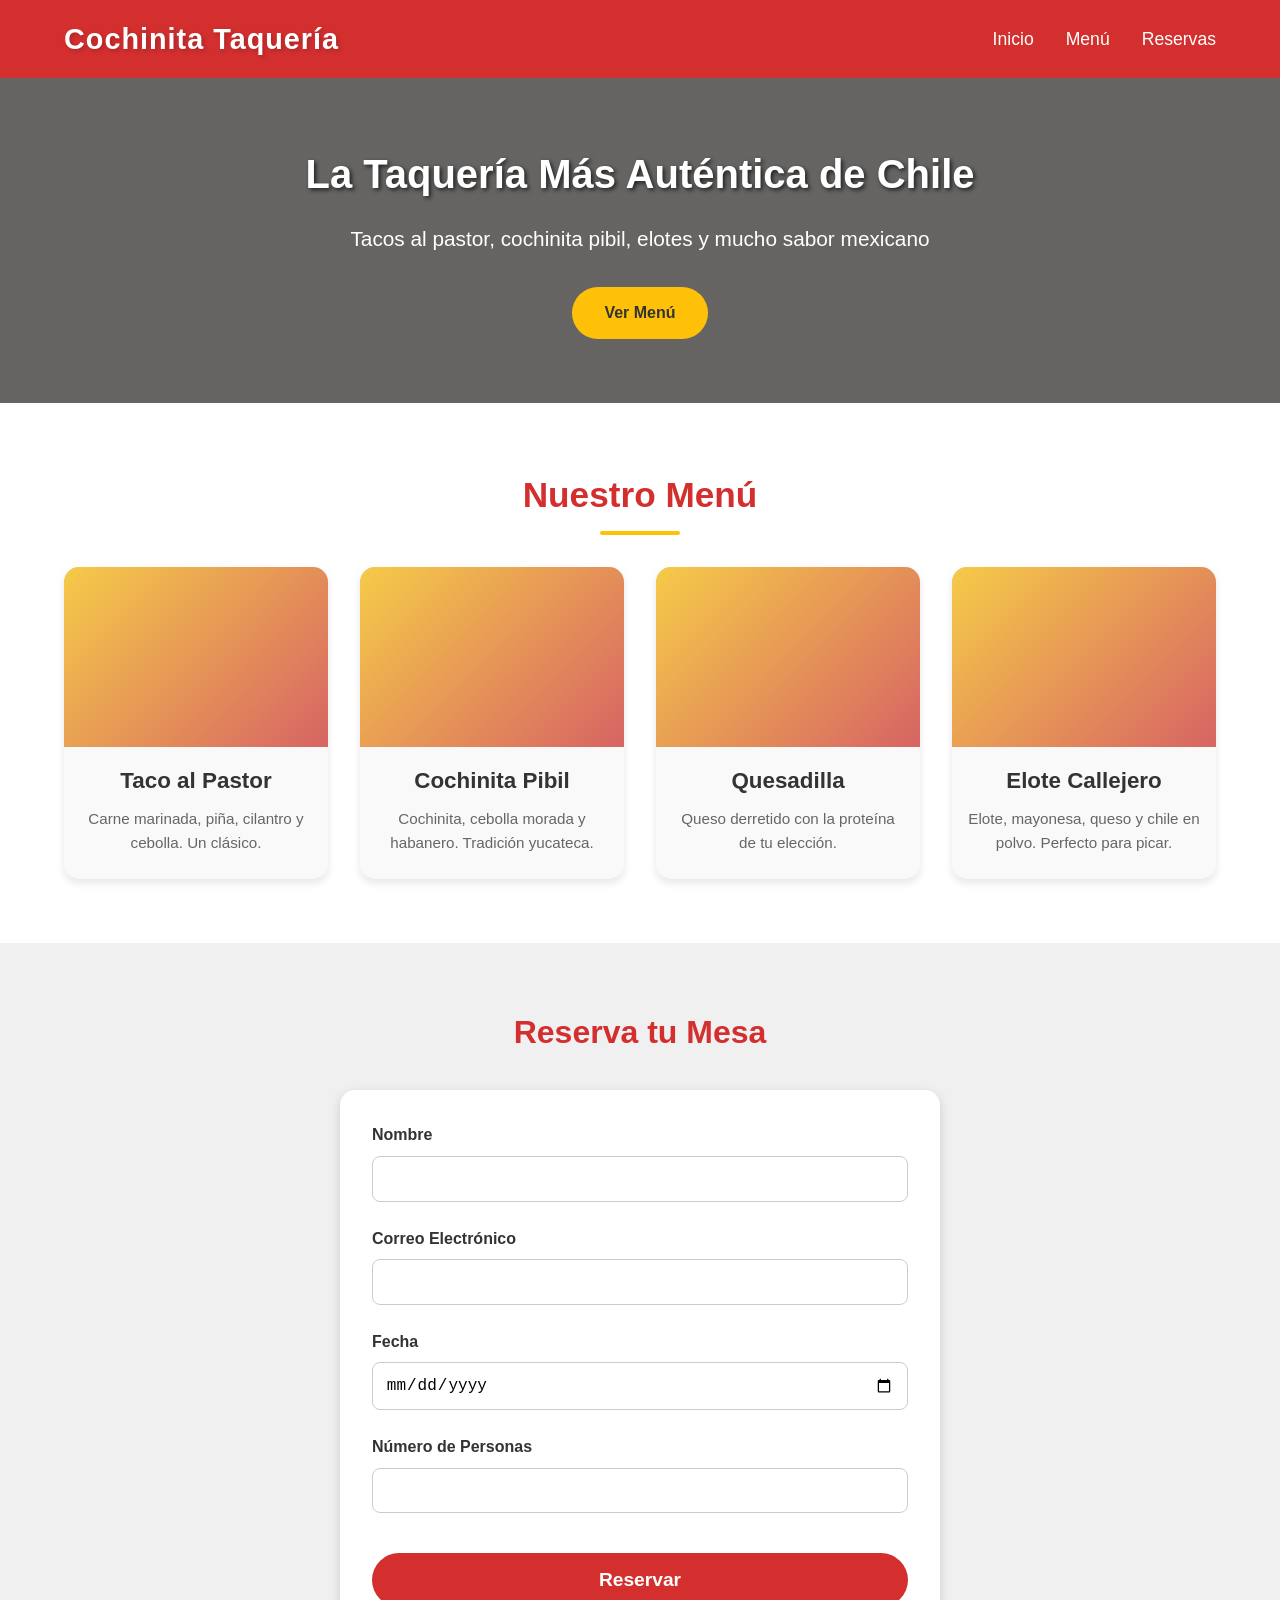
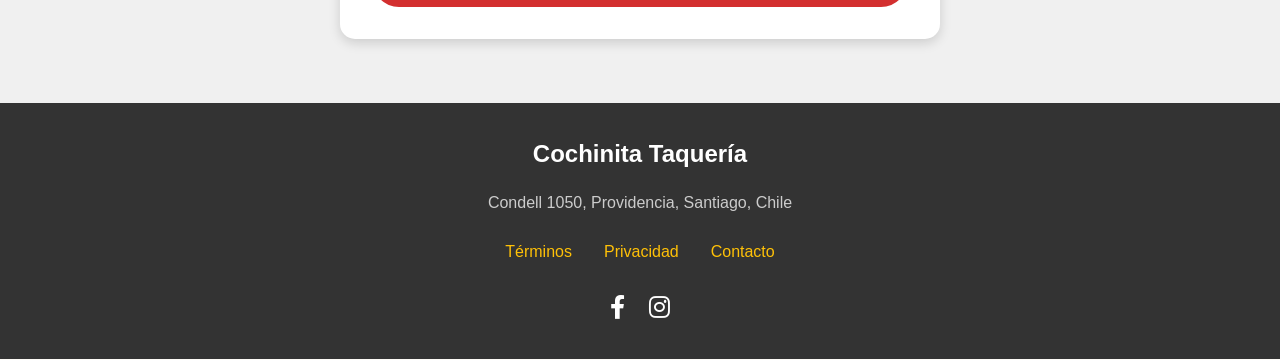
<file: LandingPage/HTML_CSSv2/HTML_CSSv2.1.html>
<!DOCTYPE html>
<html lang="es">
<head>
    <meta charset="UTF-8">
    <meta name="viewport" content="width=device-width, initial-scale=1.0">
    <title>Cochinita Taquería | Tacos al pastor en Providencia</title>
    <!-- Enlace a Font Awesome para iconos sociales (opcional pero recomendado) -->
    <link rel="stylesheet" href="https://cdnjs.cloudflare.com/ajax/libs/font-awesome/6.0.0-beta3/css/all.min.css">
    <!-- Enlace a nuestro archivo CSS externo (versión 2.2) -->
    <link rel="stylesheet" href="styles.css">
</head>
<body>

    <!-- 
        ==================================================
        CABECERA (Header)
        ==================================================
    -->
    <header class="header">
        <div class="logo">
            <h1>Cochinita Taquería</h1> <!-- O una imagen <img src="logo.png" alt="Cochinita"> -->
        </div>
        <nav class="nav-menu">
            <ul>
                <li><a href="#inicio">Inicio</a></li>
                <li><a href="#menu">Menú</a></li>
                <li><a href="#reservas">Reservas</a></li>
            </ul>
        </nav>
    </header>

    <!-- 
        ==================================================
        CONTENIDO PRINCIPAL (Main)
        ==================================================
    -->
    <main>

        <!-- 
            SECCIÓN HERO 
        -->
        <section id="inicio" class="hero">
            <h2>La Taquería Más Auténtica de Chile</h2>
            <p>Tacos al pastor, cochinita pibil, elotes y mucho sabor mexicano</p>
            <a href="#menu" class="btn">Ver Menú</a> <!-- El botón ahora es un enlace suave -->
        </section>

        <!-- 
            SECCIÓN MENÚ DESTACADO 
        -->
        <section id="menu" class="menu-section">
            <h3>Nuestro Menú</h3>
            <div class="menu-grid">
                <!-- Card 1 -->
                <article class="menu-card">
                    <div class="card-image">
                        <!-- <img src="ruta/a/taco.jpg" alt="Taco al Pastor"> -->
                        <div class="image-placeholder"></div> <!-- Placeholder que estilizaremos -->
                    </div>
                    <h4>Taco al Pastor</h4>
                    <p>Carne marinada, piña, cilantro y cebolla. Un clásico.</p>
                </article>
                <!-- Card 2 -->
                <article class="menu-card">
                    <div class="card-image">
                        <div class="image-placeholder"></div>
                    </div>
                    <h4>Cochinita Pibil</h4>
                    <p>Cochinita, cebolla morada y habanero. Tradición yucateca.</p>
                </article>
                <!-- Card 3 -->
                <article class="menu-card">
                    <div class="card-image">
                        <div class="image-placeholder"></div>
                    </div>
                    <h4>Quesadilla</h4>
                    <p>Queso derretido con la proteína de tu elección.</p>
                </article>
                <!-- Card 4 -->
                <article class="menu-card">
                    <div class="card-image">
                        <div class="image-placeholder"></div>
                    </div>
                    <h4>Elote Callejero</h4>
                    <p>Elote, mayonesa, queso y chile en polvo. Perfecto para picar.</p>
                </article>
            </div>
        </section>

        <!-- 
            SECCIÓN FORMULARIO DE RESERVAS
        -->
        <section id="reservas" class="reservas-section">
            <h3>Reserva tu Mesa</h3>
            <form action="#" method="post" class="reservas-form">
                <div class="form-group">
                    <label for="nombre">Nombre</label>
                    <input type="text" id="nombre" name="nombre" required>
                </div>
                <div class="form-group">
                    <label for="email">Correo Electrónico</label>
                    <input type="email" id="email" name="email" required>
                </div>
                <div class="form-group">
                    <label for="fecha">Fecha</label>
                    <input type="date" id="fecha" name="fecha" required>
                </div>
                <div class="form-group">
                    <label for="personas">Número de Personas</label>
                    <input type="number" id="personas" name="personas" min="1" max="10" required>
                </div>
                <button type="submit" class="btn btn-reservar">Reservar</button>
            </form>
        </section>

    </main>

    <!-- 
        ==================================================
        PIE DE PÁGINA (Footer)
        ==================================================
    -->
    <footer class="footer">
        <div class="footer-logo">Cochinita Taquería</div>
        <p class="footer-direccion">Condell 1050, Providencia, Santiago, Chile</p>
        <nav class="footer-nav">
            <ul>
                <li><a href="#">Términos</a></li>
                <li><a href="#">Privacidad</a></li>
                <li><a href="#">Contacto</a></li>
            </ul>
        </nav>
        <div class="social-icons">
            <a href="#" aria-label="Facebook"><i class="fab fa-facebook-f"></i></a>
            <a href="#" aria-label="Instagram"><i class="fab fa-instagram"></i></a>
        </div>
    </footer>

    <!-- El script de JS vendrá en la versión 3.3 o posterior -->
</body>
</html>
</file>
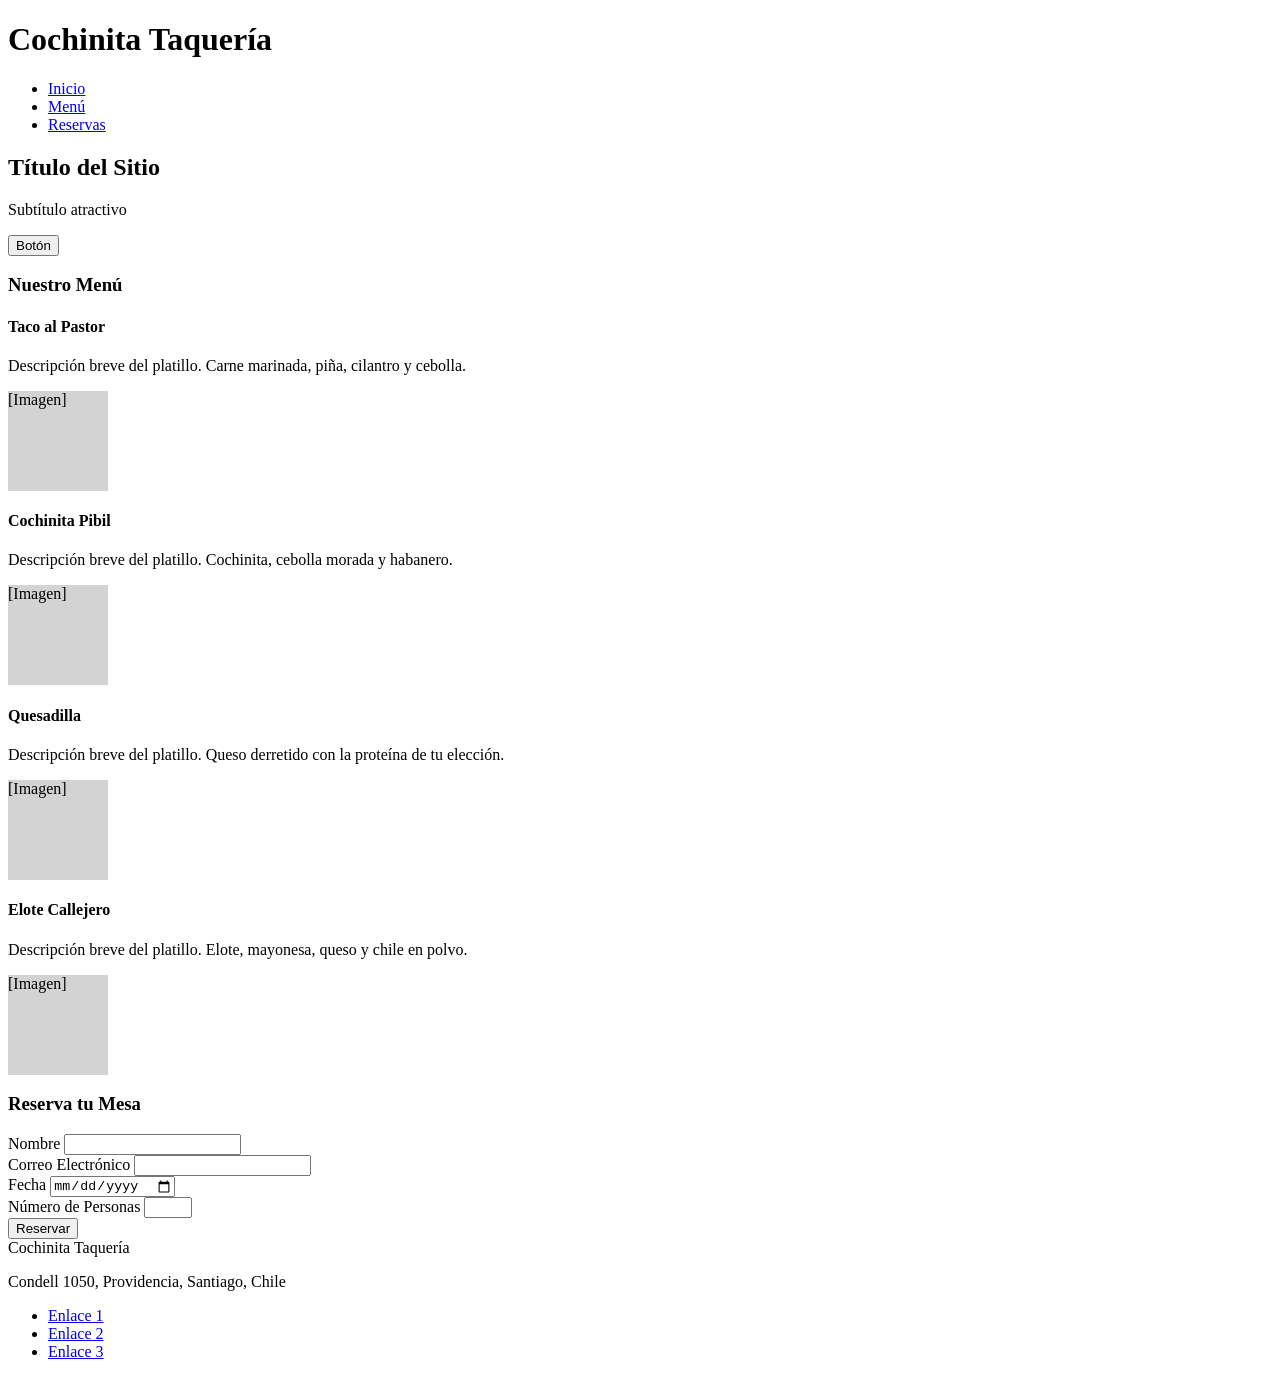
<file: LandingPage/HTMLv1/HTMLv1.1.html>
<!DOCTYPE html>
<html lang="es">
<head>
    <meta charset="UTF-8">
    <meta name="viewport" content="width=device-width, initial-scale=1.0">
    <title>Cochinita Taquería</title>
    <!-- 
        Versión 1.1 - Estructura HTML puro 
        Próximas versiones: CSS y Bootstrap
    -->
</head>
<body>

    <!-- 
        ==================================================
        CABECERA (Header)
        Logo + Navegación
        ==================================================
    -->
    <header>
        <!-- Aquí irá el logo (texto o imagen) -->
        <div>
            <h1>Cochinita Taquería</h1> <!-- O un <img> para el logo -->
        </div>

        <!-- Menú de navegación principal -->
        <nav>
            <ul>
                <li><a href="#">Inicio</a></li>
                <li><a href="#">Menú</a></li>
                <li><a href="#">Reservas</a></li>
            </ul>
        </nav>
    </header>

    <!-- 
        ==================================================
        CONTENIDO PRINCIPAL (Main)
        ==================================================
    -->
    <main>

        <!-- 
            SECCIÓN HERO (Título y botón principal)
        -->
        <section>
            <h2>Título del Sitio</h2> <!-- Ej: "La Taquería Más Auténtica de Chile" -->
            <p>Subtítulo atractivo</p> <!-- Ej: "Tacos al pastor, cochinita pibil y más..." -->
            <!-- 
                Botón con la función de alerta que mencionaste
                onclick="mostrarAlerta()" 
                Nota: La función JS se añadirá en una versión futura.
            -->
            <button type="button">Botón</button> <!-- Texto del botón, ej: "Ver Menú" -->
        </section>

        <!-- 
            SECCIÓN MENÚ DESTACADO (Cards)
            Estructura de 4 cards en fila
        -->
        <section>
            <h3>Nuestro Menú</h3>

            <!-- Contenedor para las 4 cards -->
            <div>
                <!-- Card 1 -->
                <article>
                    <h4>Taco al Pastor</h4>
                    <p>Descripción breve del platillo. Carne marinada, piña, cilantro y cebolla.</p>
                    <!-- <img src="ruta/a/imagen1.jpg" alt="Taco al Pastor"> -->
                    <div style="width: 100px; height: 100px; background: lightgray;">[Imagen]</div> <!-- Placeholder visual -->
                </article>

                <!-- Card 2 -->
                <article>
                    <h4>Cochinita Pibil</h4>
                    <p>Descripción breve del platillo. Cochinita, cebolla morada y habanero.</p>
                    <!-- <img src="ruta/a/imagen2.jpg" alt="Cochinita Pibil"> -->
                    <div style="width: 100px; height: 100px; background: lightgray;">[Imagen]</div> <!-- Placeholder visual -->
                </article>

                <!-- Card 3 -->
                <article>
                    <h4>Quesadilla</h4>
                    <p>Descripción breve del platillo. Queso derretido con la proteína de tu elección.</p>
                    <!-- <img src="ruta/a/imagen3.jpg" alt="Quesadilla"> -->
                    <div style="width: 100px; height: 100px; background: lightgray;">[Imagen]</div> <!-- Placeholder visual -->
                </article>

                <!-- Card 4 -->
                <article>
                    <h4>Elote Callejero</h4>
                    <p>Descripción breve del platillo. Elote, mayonesa, queso y chile en polvo.</p>
                    <!-- <img src="ruta/a/imagen4.jpg" alt="Elote Callejero"> -->
                    <div style="width: 100px; height: 100px; background: lightgray;">[Imagen]</div> <!-- Placeholder visual -->
                </article>
            </div>
        </section>

        <!-- 
            SECCIÓN FORMULARIO DE RESERVAS
        -->
        <section>
            <h3>Reserva tu Mesa</h3>

            <!-- El formulario en sí -->
            <form action="#" method="post">
                <div>
                    <label for="nombre">Nombre</label>
                    <input type="text" id="nombre" name="nombre" required>
                </div>
                <div>
                    <label for="email">Correo Electrónico</label>
                    <input type="email" id="email" name="email" required>
                </div>
                <div>
                    <label for="fecha">Fecha</label>
                    <input type="date" id="fecha" name="fecha" required>
                </div>
                <div>
                    <label for="personas">Número de Personas</label>
                    <input type="number" id="personas" name="personas" min="1" max="10" required>
                </div>

                <!-- 
                    Botón de reserva con las funciones JS que mencionaste
                    onclick="alert('Formulario enviado'); document.getElementById('...').innerText = 'Reserva Confirmada';"
                    Nota: La función JS se refinará en versiones futuras.
                -->
                <button type="submit">Reservar</button>
            </form>
        </section>

    </main>

    <!-- 
        ==================================================
        PIE DE PÁGINA (Footer)
        ==================================================
    -->
    <footer>
        <!-- Logo pequeño o nombre -->
        <div>Cochinita Taquería</div>

        <!-- Dirección -->
        <p>Condell 1050, Providencia, Santiago, Chile</p>

        <!-- Enlaces del footer (legales, contacto, etc.) -->
        <nav>
            <ul>
                <li><a href="#">Enlace 1</a></li> <!-- Ej: "Términos y Condiciones" -->
                <li><a href="#">Enlace 2</a></li> <!-- Ej: "Política de Privacidad" -->
                <li><a href="#">Enlace 3</a></li> <!-- Ej: "Contacto" -->
            </ul>
        </nav>
    </footer>

    <!-- 
        Espacio para futuros scripts (JavaScript)
        <script src="script.js"></script>
    -->
</body>
</html>
</file>
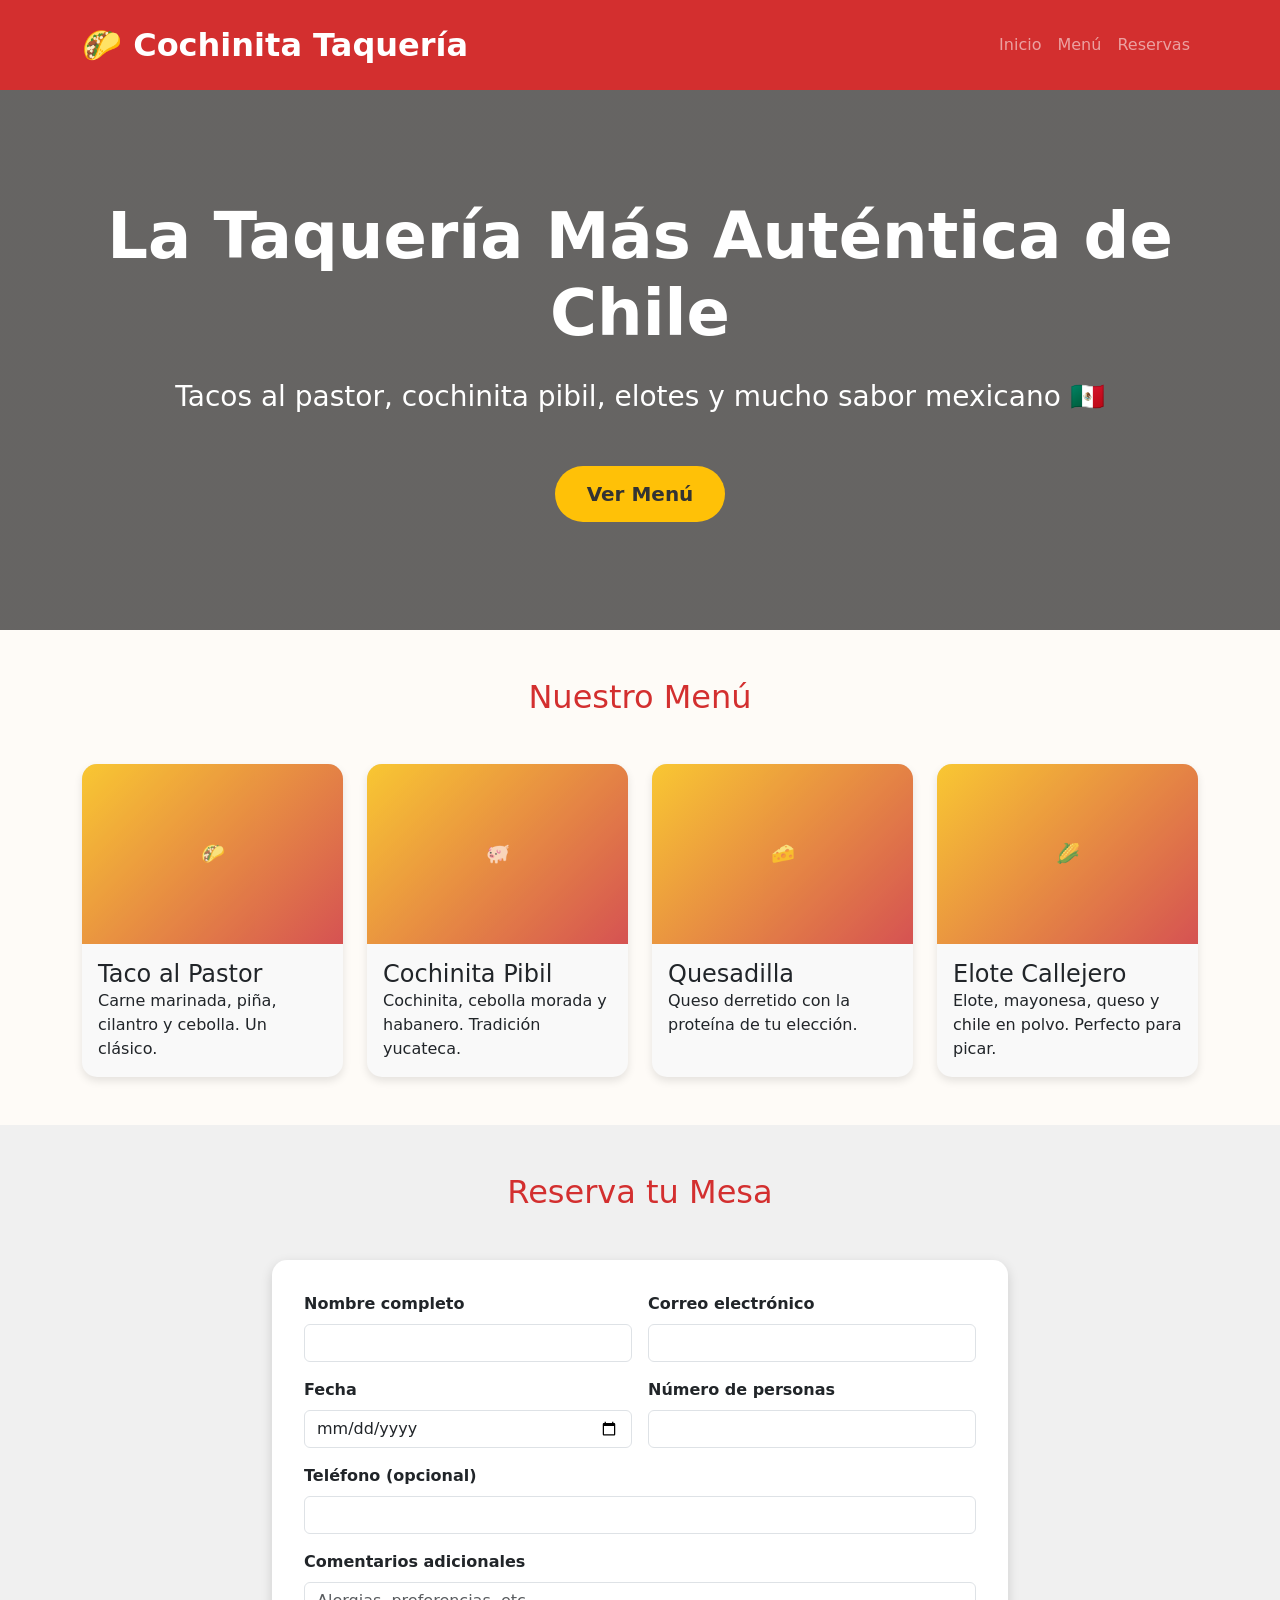
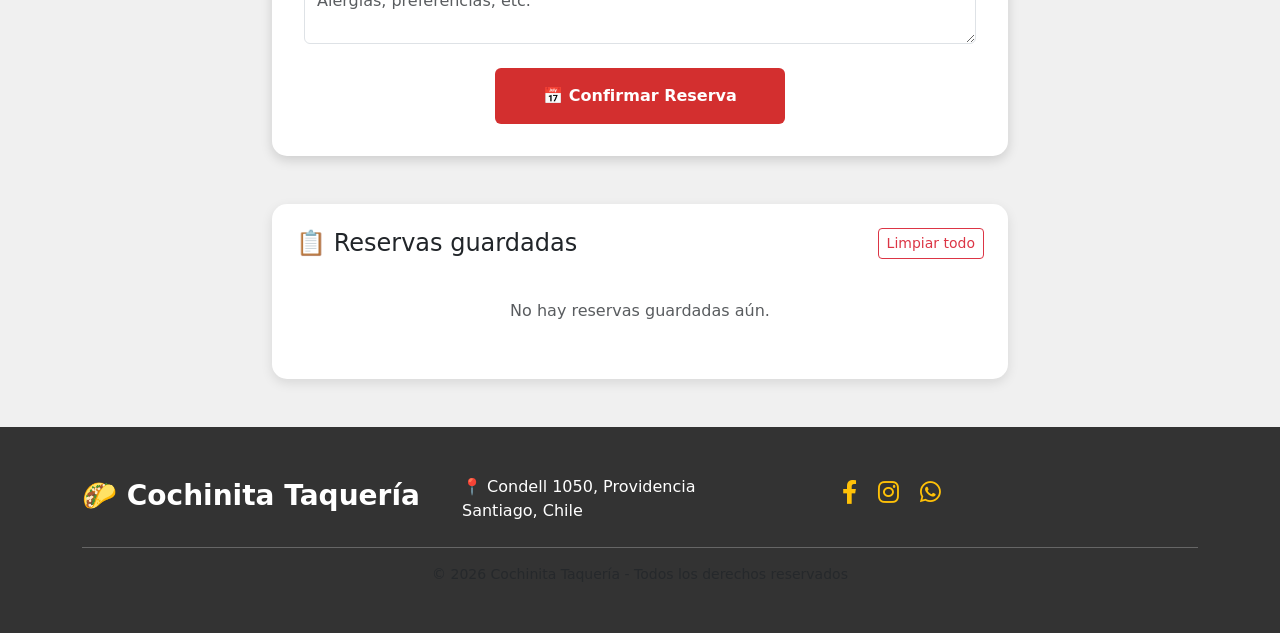
<file: LandingPage/Landingv4.0/landingALLv4.0.html>
<!DOCTYPE html>
<html lang="es">
<head>
    <meta charset="UTF-8">
    <meta name="viewport" content="width=device-width, initial-scale=1.0">
    <title>Cochinita Taquería | v4.0 - Reservas funcionales</title>
    
    <!-- Bootstrap 5 CSS -->
    <link href="https://cdn.jsdelivr.net/npm/bootstrap@5.3.2/dist/css/bootstrap.min.css" rel="stylesheet">
    
    <!-- Font Awesome -->
    <link rel="stylesheet" href="https://cdnjs.cloudflare.com/ajax/libs/font-awesome/6.0.0-beta3/css/all.min.css">
    
    <style>
        /* ============================================
           ESTILOS PERSONALIZADOS (v4.0)
           ============================================ */
        :root {
            --rojo-mexicano: #d32f2f;
            --amarillo-mostaza: #ffc107;
            --crema-fondo: #fefbf7;
        }

        body {
            background-color: var(--crema-fondo);
            font-family: 'Segoe UI', system-ui, sans-serif;
        }

        /* Header */
        .navbar {
            background-color: var(--rojo-mexicano) !important;
        }
        .navbar .nav-link:hover {
            border-bottom: 3px solid var(--amarillo-mostaza);
        }

        /* Hero */
        .hero {
            background: linear-gradient(rgba(0,0,0,0.6), rgba(0,0,0,0.6)), 
                        url('https://images.unsplash.com/photo-1551504734-5ee1c4a1479b?ixlib=rb-4.0.3&auto=format&fit=crop&w=1920&q=80') center/cover;
            min-height: 60vh;
            display: flex;
            align-items: center;
        }

        /* Botón personalizado */
        .btn-custom {
            background-color: var(--amarillo-mostaza);
            color: #333;
            border-radius: 50px;
            padding: 0.8rem 2rem;
            font-weight: 600;
            border: none;
            transition: all 0.3s;
        }
        .btn-custom:hover {
            background-color: #ffb300;
            transform: scale(1.05);
        }

        /* Cards del menú */
        .menu-card {
            background-color: #f9f9f9;
            border-radius: 15px;
            overflow: hidden;
            box-shadow: 0 4px 8px rgba(0,0,0,0.1);
            transition: all 0.3s;
            height: 100%;
            border: none;
        }
        .menu-card:hover {
            transform: translateY(-5px);
            box-shadow: 0 8px 16px rgba(0,0,0,0.2);
        }
        .card-image {
            height: 180px;
            background-color: #e0e0e0;
        }
        .image-placeholder {
            width: 100%;
            height: 100%;
            background: linear-gradient(135deg, var(--amarillo-mostaza), var(--rojo-mexicano));
            opacity: 0.8;
            display: flex;
            align-items: center;
            justify-content: center;
            color: white;
            font-weight: bold;
            font-size: 1.2rem;
        }

        /* Formulario de reservas */
        .reservas-section {
            background-color: #f0f0f0;
        }
        .reservas-form {
            background-color: white;
            border-radius: 15px;
            box-shadow: 0 4px 12px rgba(0,0,0,0.15);
            padding: 2rem;
        }
        .form-control:focus {
            border-color: var(--amarillo-mostaza);
            box-shadow: 0 0 0 0.2rem rgba(255, 193, 7, 0.25);
        }
        .btn-reservar {
            background-color: var(--rojo-mexicano);
            color: white;
            font-weight: 600;
            padding: 0.8rem;
            border: none;
            transition: background-color 0.3s;
        }
        .btn-reservar:hover {
            background-color: #b71c1c;
        }

        /* Footer */
        .footer {
            background-color: #333;
            color: white;
        }
        .footer a {
            color: var(--amarillo-mostaza);
            text-decoration: none;
        }
        .footer a:hover {
            color: white;
        }
        .social-icons a {
            font-size: 1.5rem;
            transition: transform 0.3s;
        }
        .social-icons a:hover {
            transform: translateY(-3px);
        }

        /* Panel de reservas (para mostrar las guardadas) */
        .reservas-panel {
            background-color: white;
            border-radius: 15px;
            padding: 1.5rem;
            margin-top: 2rem;
            box-shadow: 0 4px 12px rgba(0,0,0,0.1);
        }
        .reserva-item {
            background-color: #f8f9fa;
            border-left: 4px solid var(--amarillo-mostaza);
            padding: 1rem;
            margin-bottom: 1rem;
            border-radius: 8px;
        }

        @media (max-width: 768px) {
            .hero {
                min-height: 40vh;
            }
            .hero h2 {
                font-size: 2rem;
            }
        }
    </style>
</head>
<body>

    <!-- ============================================
         HEADER con Bootstrap Navbar
         ============================================ -->
    <nav class="navbar navbar-expand-lg navbar-dark py-3">
        <div class="container">
            <a class="navbar-brand fw-bold fs-2" href="#">🌮 Cochinita Taquería</a>
            <button class="navbar-toggler" type="button" data-bs-toggle="collapse" data-bs-target="#menuNav">
                <span class="navbar-toggler-icon"></span>
            </button>
            <div class="collapse navbar-collapse" id="menuNav">
                <ul class="navbar-nav ms-auto">
                    <li class="nav-item"><a class="nav-link" href="#inicio">Inicio</a></li>
                    <li class="nav-item"><a class="nav-link" href="#menu">Menú</a></li>
                    <li class="nav-item"><a class="nav-link" href="#reservas">Reservas</a></li>
                </ul>
            </div>
        </div>
    </nav>

    <!-- ============================================
         HERO SECTION
         ============================================ -->
    <section id="inicio" class="hero text-white">
        <div class="container text-center">
            <h1 class="display-3 fw-bold mb-4">La Taquería Más Auténtica de Chile</h1>
            <p class="lead fs-3 mb-5">Tacos al pastor, cochinita pibil, elotes y mucho sabor mexicano 🇲🇽</p>
            <a href="#menu" class="btn btn-custom btn-lg">Ver Menú</a>
        </div>
    </section>

    <!-- ============================================
         SECCIÓN MENÚ
         ============================================ -->
    <section id="menu" class="py-5">
        <div class="container">
            <h2 class="text-center mb-5" style="color: var(--rojo-mexicano);">Nuestro Menú</h2>
            <div class="row g-4">
                <!-- Card 1 -->
                <div class="col-sm-6 col-lg-3">
                    <div class="menu-card">
                        <div class="card-image">
                            <div class="image-placeholder">🌮</div>
                        </div>
                        <div class="card-body p-3">
                            <h4 class="card-title">Taco al Pastor</h4>
                            <p class="card-text">Carne marinada, piña, cilantro y cebolla. Un clásico.</p>
                        </div>
                    </div>
                </div>
                <!-- Card 2 -->
                <div class="col-sm-6 col-lg-3">
                    <div class="menu-card">
                        <div class="card-image">
                            <div class="image-placeholder">🐖</div>
                        </div>
                        <div class="card-body p-3">
                            <h4 class="card-title">Cochinita Pibil</h4>
                            <p class="card-text">Cochinita, cebolla morada y habanero. Tradición yucateca.</p>
                        </div>
                    </div>
                </div>
                <!-- Card 3 -->
                <div class="col-sm-6 col-lg-3">
                    <div class="menu-card">
                        <div class="card-image">
                            <div class="image-placeholder">🧀</div>
                        </div>
                        <div class="card-body p-3">
                            <h4 class="card-title">Quesadilla</h4>
                            <p class="card-text">Queso derretido con la proteína de tu elección.</p>
                        </div>
                    </div>
                </div>
                <!-- Card 4 -->
                <div class="col-sm-6 col-lg-3">
                    <div class="menu-card">
                        <div class="card-image">
                            <div class="image-placeholder">🌽</div>
                        </div>
                        <div class="card-body p-3">
                            <h4 class="card-title">Elote Callejero</h4>
                            <p class="card-text">Elote, mayonesa, queso y chile en polvo. Perfecto para picar.</p>
                        </div>
                    </div>
                </div>
            </div>
        </div>
    </section>

    <!-- ============================================
         SECCIÓN RESERVAS CON FORMULARIO FUNCIONAL
         ============================================ -->
    <section id="reservas" class="reservas-section py-5">
        <div class="container">
            <h2 class="text-center mb-5" style="color: var(--rojo-mexicano);">Reserva tu Mesa</h2>
            <div class="row justify-content-center">
                <div class="col-lg-8">
                    <!-- FORMULARIO DE RESERVAS -->
                    <form id="formReserva" class="reservas-form">
                        <div class="row g-3">
                            <div class="col-md-6">
                                <label for="nombre" class="form-label fw-bold">Nombre completo</label>
                                <input type="text" class="form-control" id="nombre" required>
                            </div>
                            <div class="col-md-6">
                                <label for="email" class="form-label fw-bold">Correo electrónico</label>
                                <input type="email" class="form-control" id="email" required>
                            </div>
                            <div class="col-md-6">
                                <label for="fecha" class="form-label fw-bold">Fecha</label>
                                <input type="date" class="form-control" id="fecha" required>
                            </div>
                            <div class="col-md-6">
                                <label for="personas" class="form-label fw-bold">Número de personas</label>
                                <input type="number" class="form-control" id="personas" min="1" max="10" required>
                            </div>
                            <div class="col-12">
                                <label for="telefono" class="form-label fw-bold">Teléfono (opcional)</label>
                                <input type="tel" class="form-control" id="telefono">
                            </div>
                            <div class="col-12">
                                <label for="comentarios" class="form-label fw-bold">Comentarios adicionales</label>
                                <textarea class="form-control" id="comentarios" rows="2" placeholder="Alergias, preferencias, etc."></textarea>
                            </div>
                            <div class="col-12 text-center mt-4">
                                <button type="submit" class="btn btn-reservar px-5 py-3">📅 Confirmar Reserva</button>
                            </div>
                        </div>
                    </form>

                    <!-- PANEL PARA VER RESERVAS GUARDADAS (solo visible para admin) -->
                    <div class="reservas-panel mt-5">
                        <div class="d-flex justify-content-between align-items-center mb-4">
                            <h4 class="mb-0">📋 Reservas guardadas</h4>
                            <button class="btn btn-sm btn-outline-danger" onclick="limpiarReservas()">Limpiar todo</button>
                        </div>
                        <div id="listaReservas" class="reservas-lista">
                            <!-- Aquí se insertarán las reservas dinámicamente -->
                            <p class="text-muted text-center py-3">No hay reservas guardadas aún.</p>
                        </div>
                    </div>
                </div>
            </div>
        </div>
    </section>

    <!-- ============================================
         FOOTER
         ============================================ -->
    <footer class="footer py-5">
        <div class="container">
            <div class="row gy-4 text-center text-md-start">
                <div class="col-md-4">
                    <div class="fw-bold fs-3">🌮 Cochinita Taquería</div>
                </div>
                <div class="col-md-4">
                    <p class="mb-0">📍 Condell 1050, Providencia<br>Santiago, Chile</p>
                </div>
                <div class="col-md-4">
                    <div class="social-icons">
                        <a href="#" class="me-3"><i class="fab fa-facebook-f"></i></a>
                        <a href="#" class="me-3"><i class="fab fa-instagram"></i></a>
                        <a href="#"><i class="fab fa-whatsapp"></i></a>
                    </div>
                </div>
            </div>
            <hr class="mt-4 bg-secondary">
            <p class="text-center text-muted small mb-0">© 2026 Cochinita Taquería - Todos los derechos reservados</p>
        </div>
    </footer>

    <!-- Bootstrap JS -->
    <script src="https://cdn.jsdelivr.net/npm/bootstrap@5.3.2/dist/js/bootstrap.bundle.min.js"></script>
    
    <!-- ============================================
         JAVASCRIPT FUNCIONAL (v4.0)
         ============================================ -->
    <script>
        // Función para guardar reserva
        function guardarReserva(reserva) {
            // Obtener reservas existentes
            let reservas = JSON.parse(localStorage.getItem('reservas')) || [];
            
            // Agregar nueva reserva con ID único y fecha de creación
            reserva.id = Date.now();
            reserva.fechaCreacion = new Date().toLocaleString('es-CL');
            reservas.push(reserva);
            
            // Guardar en localStorage
            localStorage.setItem('reservas', JSON.stringify(reservas));
            
            return reservas;
        }

        // Función para mostrar todas las reservas
        function mostrarReservas() {
            const contenedor = document.getElementById('listaReservas');
            const reservas = JSON.parse(localStorage.getItem('reservas')) || [];
            
            if (reservas.length === 0) {
                contenedor.innerHTML = '<p class="text-muted text-center py-3">No hay reservas guardadas aún.</p>';
                return;
            }
            
            // Construir HTML de reservas (ordenadas de más reciente a más antigua)
            const reservasOrdenadas = reservas.reverse();
            let html = '';
            
            reservasOrdenadas.forEach(res => {
                html += `
                    <div class="reserva-item">
                        <div class="d-flex justify-content-between align-items-start">
                            <div>
                                <strong>${res.nombre}</strong> - ${res.personas} persona(s)
                                <br>
                                <small class="text-muted">📅 ${res.fecha} | 📧 ${res.email}</small>
                                ${res.telefono ? `<br><small>📞 ${res.telefono}</small>` : ''}
                                ${res.comentarios ? `<br><small>💬 ${res.comentarios}</small>` : ''}
                            </div>
                            <small class="text-muted">${res.fechaCreacion}</small>
                        </div>
                    </div>
                `;
            });
            
            contenedor.innerHTML = html;
        }

        // Función para limpiar todas las reservas
        function limpiarReservas() {
            if (confirm('¿Estás seguro de eliminar TODAS las reservas?')) {
                localStorage.removeItem('reservas');
                mostrarReservas();
                alert('Reservas eliminadas');
            }
        }

        // Manejar el envío del formulario
        document.getElementById('formReserva').addEventListener('submit', function(e) {
            e.preventDefault(); // ← ESTO EVITA EL ERROR 404
            
            // Recoger datos del formulario
            const reserva = {
                nombre: document.getElementById('nombre').value,
                email: document.getElementById('email').value,
                fecha: document.getElementById('fecha').value,
                personas: document.getElementById('personas').value,
                telefono: document.getElementById('telefono').value,
                comentarios: document.getElementById('comentarios').value
            };
            
            // Validar campos obligatorios
            if (!reserva.nombre || !reserva.email || !reserva.fecha || !reserva.personas) {
                alert('Por favor completa todos los campos obligatorios');
                return;
            }
            
            // Guardar reserva
            guardarReserva(reserva);
            
            // Mostrar mensaje de éxito
            alert('✅ ¡Reserva confirmada! (Guardada en el navegador)');
            
            // Limpiar formulario
            this.reset();
            
            // Actualizar la lista de reservas
            mostrarReservas();
        });

        // Mostrar reservas al cargar la página
        document.addEventListener('DOMContentLoaded', mostrarReservas);

        // Smooth scroll para los enlaces internos
        document.querySelectorAll('a[href^="#"]').forEach(anchor => {
            anchor.addEventListener('click', function (e) {
                e.preventDefault();
                const target = document.querySelector(this.getAttribute('href'));
                if (target) {
                    target.scrollIntoView({ behavior: 'smooth' });
                }
            });
        });
    </script>
</body>
</html>
</file>
<file: LandingPage/Cochinitav5.0/css/style.css>
/* ============================================
   style.css - Cochinita Taquería
   Estilos personalizados (v5.0)
   ============================================ */

:root {
    --rojo-mexicano: #d32f2f;
    --amarillo-mostaza: #ffc107;
    --crema-fondo: #fefbf7;
}

body {
    background-color: var(--crema-fondo);
    font-family: 'Segoe UI', system-ui, sans-serif;
}

/* Navbar */
.navbar {
    background-color: var(--rojo-mexicano) !important;
    box-shadow: 0 4px 12px rgba(0,0,0,0.1);
}

.navbar-brand {
    letter-spacing: 1px;
    text-shadow: 2px 2px 4px rgba(0,0,0,0.2);
}

.navbar .nav-link {
    font-weight: 500;
    margin: 0 0.5rem;
    position: relative;
}

.navbar .nav-link:hover::after {
    content: '';
    position: absolute;
    bottom: 0;
    left: 0;
    width: 100%;
    height: 3px;
    background-color: var(--amarillo-mostaza);
}

/* Hero Section */
.hero {
    background: linear-gradient(rgba(0,0,0,0.6), rgba(0,0,0,0.6)), 
                url('https://images.unsplash.com/photo-1551504734-5ee1c4a1479b?ixlib=rb-4.0.3&auto=format&fit=crop&w=1920&q=80') center/cover;
    min-height: 60vh;
    display: flex;
    align-items: center;
}

/* Botón personalizado */
.btn-custom {
    background-color: var(--amarillo-mostaza);
    color: #333;
    border-radius: 50px;
    padding: 0.8rem 2.5rem;
    font-weight: 600;
    border: none;
    transition: all 0.3s;
    box-shadow: 0 4px 12px rgba(0,0,0,0.2);
}

.btn-custom:hover {
    background-color: #ffb300;
    transform: translateY(-2px);
    box-shadow: 0 6px 16px rgba(0,0,0,0.3);
    color: #333;
}

/* Cards del menú */
.menu-card {
    background-color: white;
    border-radius: 15px;
    overflow: hidden;
    box-shadow: 0 4px 12px rgba(0,0,0,0.1);
    transition: all 0.3s;
    height: 100%;
    border: none;
}

.menu-card:hover {
    transform: translateY(-5px);
    box-shadow: 0 8px 24px rgba(0,0,0,0.15);
}

.card-image {
    height: 180px;
    background-color: #f5f5f5;
}

.image-placeholder {
    width: 100%;
    height: 100%;
    background: linear-gradient(135deg, var(--amarillo-mostaza), var(--rojo-mexicano));
    display: flex;
    align-items: center;
    justify-content: center;
    font-size: 4rem;
    color: white;
    text-shadow: 2px 2px 4px rgba(0,0,0,0.3);
}

.menu-card h4 {
    color: var(--rojo-mexicano);
    font-weight: 700;
    margin-bottom: 0.5rem;
}

.menu-card p {
    color: #666;
    font-size: 0.95rem;
    line-height: 1.4;
}

/* Sección de reservas */
.reservas-section {
    background-color: #f8f9fa;
}

.reservas-form {
    background-color: white;
    border-radius: 20px;
    padding: 2rem;
    box-shadow: 0 8px 24px rgba(0,0,0,0.1);
    border: 1px solid rgba(0,0,0,0.05);
}

.reservas-panel {
    background-color: white;
    border-radius: 15px;
    padding: 1.5rem;
    box-shadow: 0 4px 12px rgba(0,0,0,0.08);
    border: 1px solid rgba(0,0,0,0.05);
}

/* Formulario */
.form-control, .form-select {
    border-radius: 10px;
    border: 1px solid #dee2e6;
    padding: 0.6rem 1rem;
}

.form-control:focus, .form-select:focus {
    border-color: var(--amarillo-mostaza);
    box-shadow: 0 0 0 0.2rem rgba(255, 193, 7, 0.25);
}

.form-label {
    color: #333;
    margin-bottom: 0.3rem;
    font-size: 0.9rem;
}

/* Botón de reservar */
.btn-reservar {
    background-color: var(--rojo-mexicano);
    color: white;
    font-weight: 600;
    padding: 0.8rem 2rem;
    border: none;
    border-radius: 50px;
    transition: all 0.3s;
    box-shadow: 0 4px 12px rgba(211, 47, 47, 0.3);
}

.btn-reservar:hover {
    background-color: #b71c1c;
    transform: translateY(-2px);
    box-shadow: 0 6px 16px rgba(183, 28, 28, 0.4);
    color: white;
}

/* Items de reserva en la lista */
.reserva-item {
    background-color: #f8f9fa;
    border-left: 4px solid var(--amarillo-mostaza);
    padding: 1rem;
    margin-bottom: 1rem;
    border-radius: 8px;
    transition: transform 0.2s;
}

.reserva-item:hover {
    transform: translateX(3px);
    background-color: #f1f3f5;
}

.reserva-item small {
    color: #6c757d;
}

/* Badges de distribución */
.badge.bg-danger {
    background-color: var(--rojo-mexicano) !important;
    font-size: 1rem;
    padding: 0.5rem 1rem;
}

.badge.bg-warning {
    background-color: var(--amarillo-mostaza) !important;
    color: #333;
    font-size: 1rem;
    padding: 0.5rem 1rem;
}

.badge.bg-success {
    background-color: #28a745 !important;
    font-size: 1rem;
    padding: 0.5rem 1rem;
}

/* Footer */
.footer {
    background-color: #333;
    color: white;
    margin-top: 3rem;
}

.footer a {
    color: var(--amarillo-mostaza);
    text-decoration: none;
    transition: color 0.3s;
}

.footer a:hover {
    color: white;
}

.social-icons a {
    font-size: 1.8rem;
    transition: transform 0.3s;
}

.social-icons a:hover {
    transform: translateY(-3px);
}

/* Responsive */
@media (max-width: 768px) {
    .hero {
        min-height: 40vh;
    }
    
    .hero h1 {
        font-size: 2rem;
    }
    
    .hero .lead {
        font-size: 1.2rem !important;
    }
    
    .reservas-form, .reservas-panel {
        padding: 1.2rem;
    }
}

/* Utilidades */
.text-mexican-red {
    color: var(--rojo-mexicano);
}

.bg-mexican-yellow {
    background-color: var(--amarillo-mostaza);
}
</file>
<file: LandingPage/HTML_CSSv2/styles.css>
/* 
==================================================
styles.css - Versión 2.2
Estilos personalizados para Cochinita Taquería
Inspirado en referencias mexicanas y de Land-book
==================================================
*/

/* ---- Reset básico y estilos globales ---- */
* {
    margin: 0;
    padding: 0;
    box-sizing: border-box;
}

body {
    font-family: 'Segoe UI', Tahoma, Geneva, Verdana, sans-serif;
    line-height: 1.6;
    color: #333;
    background-color: #fefbf7; /* Un blanco cálido, como fondo de mantel */
}

/* ---- Header (Cabecera) ---- */
.header {
    display: flex;
    justify-content: space-between;
    align-items: center;
    padding: 1rem 5%;
    background-color: #d32f2f; /* Rojo mexicano intenso */
    color: white;
    flex-wrap: wrap; /* Por si el logo es muy grande en móvil */
}

.logo h1 {
    font-size: 1.8rem;
    font-weight: 700;
    letter-spacing: 1px;
    text-shadow: 2px 2px 4px rgba(0,0,0,0.2);
    /* Si usas imagen, ajusta el tamaño aquí */
}

.nav-menu ul {
    list-style: none;
    display: flex;
    gap: 2rem;
}

.nav-menu a {
    color: white;
    text-decoration: none;
    font-weight: 500;
    font-size: 1.1rem;
    transition: border-bottom 0.3s;
    padding-bottom: 5px;
}

.nav-menu a:hover {
    border-bottom: 3px solid #ffc107; /* Un amarillo mostaza vibrante */
}

/* ---- Hero Section ---- */
.hero {
    text-align: center;
    padding: 4rem 1rem;
    background: linear-gradient(rgba(0,0,0,0.6), rgba(0,0,0,0.6)), 
                url('https://placehold.co/1920x600') center/cover; /* Imagen de fondo placeholder */
    /* Reemplaza la URL con la imagen real de la taquería después */
    color: white;
}

.hero h2 {
    font-size: 2.5rem;
    margin-bottom: 1rem;
    text-shadow: 2px 2px 4px rgba(0,0,0,0.7);
}

.hero p {
    font-size: 1.3rem;
    margin-bottom: 2rem;
}

/* ---- Botones (estilo base) ---- */
.btn {
    display: inline-block;
    background-color: #ffc107; /* Amarillo mostaza */
    color: #333;
    padding: 0.8rem 2rem;
    text-decoration: none;
    font-weight: 600;
    border-radius: 50px; /* Bordes redondeados estilo "botón" */
    transition: background-color 0.3s, transform 0.2s;
    border: none;
    cursor: pointer;
    font-size: 1rem;
}

.btn:hover {
    background-color: #ffb300; /* Un tono más oscuro */
    transform: scale(1.05); /* Efecto sutil de crecimiento */
}

/* ---- Sección Menú ---- */
.menu-section {
    padding: 4rem 5%;
    text-align: center;
    background-color: white;
}

.menu-section h3 {
    font-size: 2.2rem;
    margin-bottom: 2rem;
    color: #d32f2f; /* Rojo del header */
    position: relative;
    display: inline-block;
}
/* Un pequeño detalle decorativo: una línea bajo el título */
.menu-section h3::after {
    content: '';
    display: block;
    width: 80px;
    height: 4px;
    background-color: #ffc107;
    margin: 0.5rem auto 0;
    border-radius: 2px;
}

.menu-grid {
    display: grid;
    grid-template-columns: repeat(auto-fit, minmax(250px, 1fr));
    gap: 2rem;
    max-width: 1200px;
    margin: 0 auto;
}

.menu-card {
    background-color: #f9f9f9;
    border-radius: 15px;
    overflow: hidden;
    box-shadow: 0 4px 8px rgba(0,0,0,0.1);
    transition: transform 0.3s, box-shadow 0.3s;
}

.menu-card:hover {
    transform: translateY(-5px);
    box-shadow: 0 8px 16px rgba(0,0,0,0.2);
}

.card-image {
    height: 180px;
    background-color: #e0e0e0; /* Gris mientras no hay imagen */
    display: flex;
    align-items: center;
    justify-content: center;
}

.image-placeholder {
    width: 100%;
    height: 100%;
    background: linear-gradient(135deg, #ffc107, #d32f2f); /* Degradado mexicano */
    opacity: 0.7;
}
/* Cuando pongas imágenes reales, quitas el .image-placeholder y usas <img> con object-fit */

.menu-card h4 {
    font-size: 1.4rem;
    margin: 1rem 0 0.5rem;
    color: #333;
}

.menu-card p {
    padding: 0 1rem 1.5rem;
    color: #666;
    font-size: 0.95rem;
}

/* ---- Sección Reservas ---- */
.reservas-section {
    background-color: #f0f0f0; /* Fondo gris claro para diferenciar */
    padding: 4rem 5%;
    text-align: center;
}

.reservas-section h3 {
    font-size: 2rem;
    margin-bottom: 2rem;
    color: #d32f2f;
}

.reservas-form {
    max-width: 600px;
    margin: 0 auto;
    background-color: white;
    padding: 2rem;
    border-radius: 15px;
    box-shadow: 0 4px 12px rgba(0,0,0,0.15);
    text-align: left;
}

.form-group {
    margin-bottom: 1.5rem;
}

.form-group label {
    display: block;
    margin-bottom: 0.5rem;
    font-weight: 600;
    color: #333;
}

.form-group input {
    width: 100%;
    padding: 0.8rem;
    border: 1px solid #ccc;
    border-radius: 8px;
    font-size: 1rem;
    transition: border-color 0.3s;
}

.form-group input:focus {
    outline: none;
    border-color: #ffc107; /* Amarillo al enfocar */
    box-shadow: 0 0 0 3px rgba(255,193,7,0.2);
}

.btn-reservar {
    width: 100%;
    padding: 1rem;
    font-size: 1.2rem;
    margin-top: 1rem;
    background-color: #d32f2f;
    color: white;
}
.btn-reservar:hover {
    background-color: #b71c1c; /* Rojo más oscuro */
    transform: none; /* Quitamos el scale para que no descoloque el layout */
}

/* ---- Footer ---- */
.footer {
    background-color: #333;
    color: white;
    padding: 2rem 5%;
    text-align: center;
}

.footer-logo {
    font-size: 1.5rem;
    font-weight: bold;
    margin-bottom: 1rem;
}

.footer-direccion {
    margin-bottom: 1.5rem;
    color: #ccc;
}

.footer-nav ul {
    list-style: none;
    display: flex;
    justify-content: center;
    gap: 2rem;
    margin-bottom: 1.5rem;
    flex-wrap: wrap;
}

.footer-nav a {
    color: #ffc107;
    text-decoration: none;
    transition: color 0.3s;
}

.footer-nav a:hover {
    color: white;
    text-decoration: underline;
}

.social-icons {
    display: flex;
    justify-content: center;
    gap: 1.5rem;
}

.social-icons a {
    color: white;
    font-size: 1.5rem;
    transition: color 0.3s, transform 0.3s;
}

.social-icons a:hover {
    color: #ffc107;
    transform: translateY(-3px);
}

/* ---- Responsividad básica ---- */
@media (max-width: 768px) {
    .header {
        flex-direction: column;
        text-align: center;
    }
    
    .nav-menu ul {
        margin-top: 1rem;
        gap: 1rem;
        flex-wrap: wrap;
        justify-content: center;
    }
    
    .hero h2 {
        font-size: 2rem;
    }
    
    .hero p {
        font-size: 1.1rem;
    }
}
</file>
<file: LandingPage/CSS_BOOSTRAPv3/styles.css>
/* 
==================================================
styles.css - Versión 3.3 (conviviendo con Bootstrap)
Mantenemos solo los estilos de COLOR, TIPOGRAFÍA,
DETALLES y efectos que nos dan personalidad.
==================================================
*/

/* ---- Colores de marca (sobrescriben a Bootstrap) ---- */
:root {
    --rojo-mexicano: #d32f2f;
    --amarillo-mostaza: #ffc107;
    --crema-fondo: #fefbf7;
}

body {
    background-color: var(--crema-fondo);
    font-family: 'Segoe UI', system-ui, sans-serif;
}

/* ---- Header (nuestro color, Bootstrap pone el resto) ---- */
.navbar {
    background-color: var(--rojo-mexicano) !important;
}

.navbar .nav-link:hover {
    border-bottom: 3px solid var(--amarillo-mostaza);
}

/* ---- Hero (fondo con overlay) ---- */
.hero {
    background: linear-gradient(rgba(0,0,0,0.6), rgba(0,0,0,0.6)), 
                url('https://placehold.co/1920x600') center/cover;
    min-height: 60vh;
}

/* ---- Botón personalizado (usamos el amarillo mexicano) ---- */
.btn-custom {
    background-color: var(--amarillo-mostaza);
    color: #333;
    border-radius: 50px;
    padding: 0.8rem 2rem;
    font-weight: 600;
    border: none;
}
.btn-custom:hover {
    background-color: #ffb300;
    transform: scale(1.05);
}

/* ---- Cards (nuestro diseño con sombra y hover) ---- */
.menu-card {
    background-color: #f9f9f9;
    border-radius: 15px;
    overflow: hidden;
    box-shadow: 0 4px 8px rgba(0,0,0,0.1);
    transition: transform 0.3s, box-shadow 0.3s;
    border: none;
}
.menu-card:hover {
    transform: translateY(-5px);
    box-shadow: 0 8px 16px rgba(0,0,0,0.2);
}

.card-image {
    height: 180px;
    background-color: #e0e0e0;
}
.image-placeholder {
    width: 100%;
    height: 100%;
    background: linear-gradient(135deg, var(--amarillo-mostaza), var(--rojo-mexicano));
    opacity: 0.7;
}

.menu-card h4 {
    color: #333;
    font-size: 1.4rem;
}
.menu-card p {
    color: #666;
    font-size: 0.95rem;
}

/* ---- Formulario de reservas ---- */
.reservas-section {
    background-color: #f0f0f0;
}
.reservas-form {
    background-color: white;
    border-radius: 15px;
    box-shadow: 0 4px 12px rgba(0,0,0,0.15);
}

.form-control:focus {
    border-color: var(--amarillo-mostaza);
    box-shadow: 0 0 0 0.2rem rgba(255, 193, 7, 0.25);
}

.btn-reservar {
    background-color: var(--rojo-mexicano);
    color: white;
    font-weight: 600;
    padding: 0.8rem;
    border: none;
}
.btn-reservar:hover {
    background-color: #b71c1c;
}

/* ---- Footer ---- */
.footer {
    background-color: #333;
    color: white;
}
.footer a {
    color: var(--amarillo-mostaza);
    text-decoration: none;
}
.footer a:hover {
    color: white;
}

.social-icons a {
    font-size: 1.5rem;
    transition: transform 0.3s;
}
.social-icons a:hover {
    transform: translateY(-3px);
}

/* ---- Ajustes responsive finos (muy pocos, Bootstrap ya hace casi todo) ---- */
@media (max-width: 768px) {
    .hero {
        min-height: 40vh;
    }
    .hero h2 {
        font-size: 2rem;
    }
}
</file>
